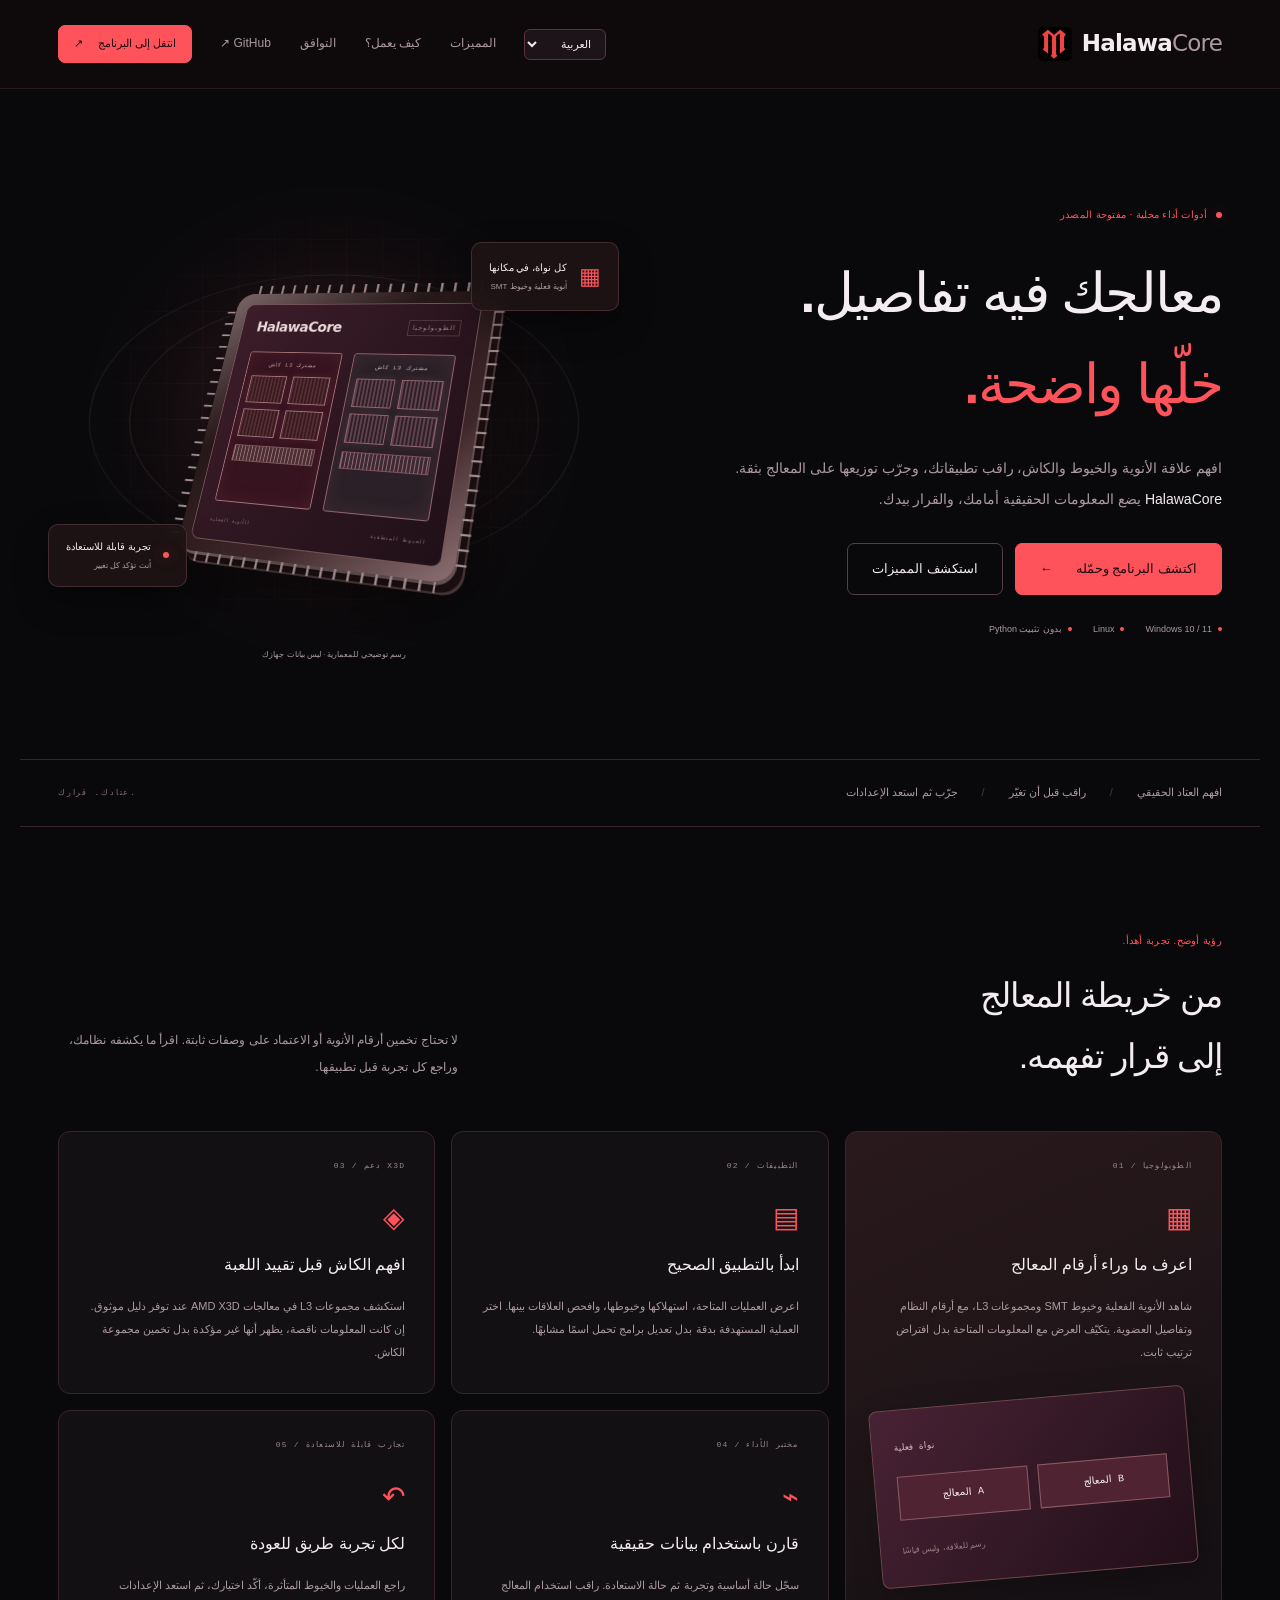
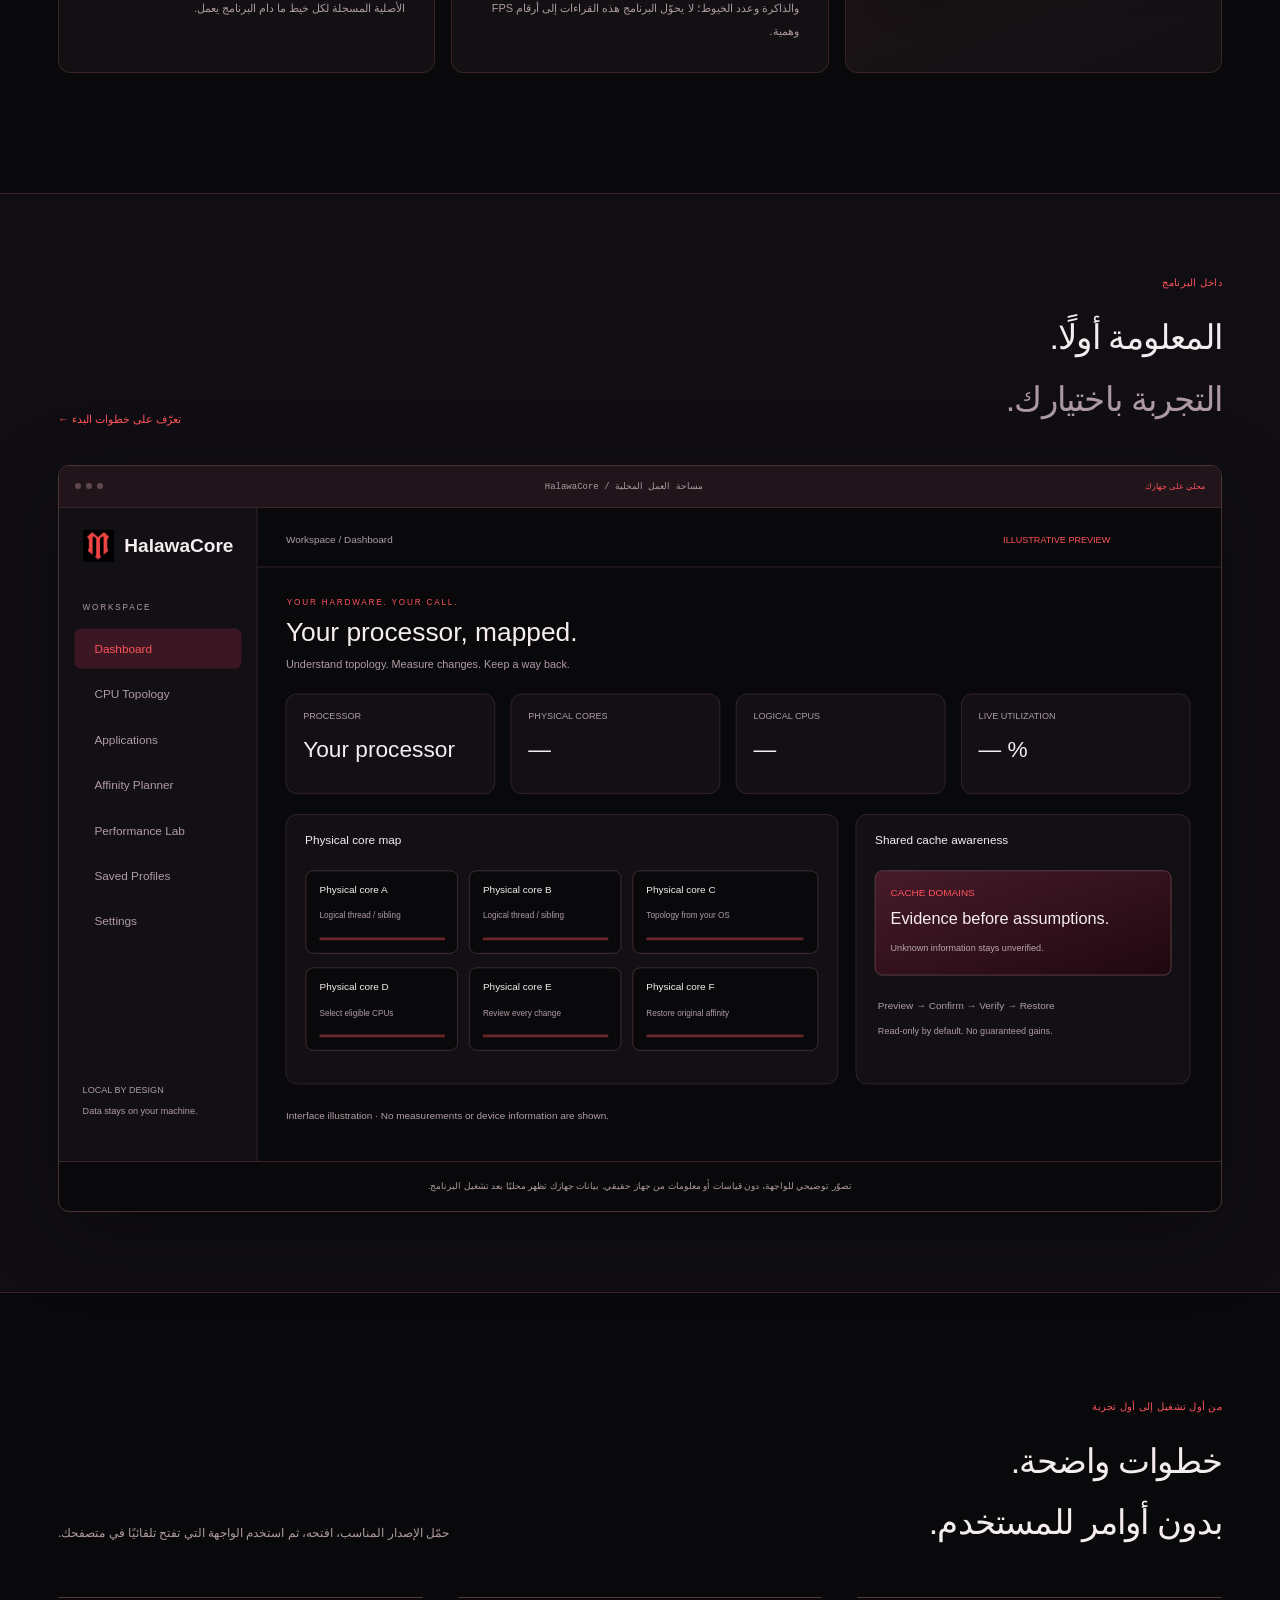
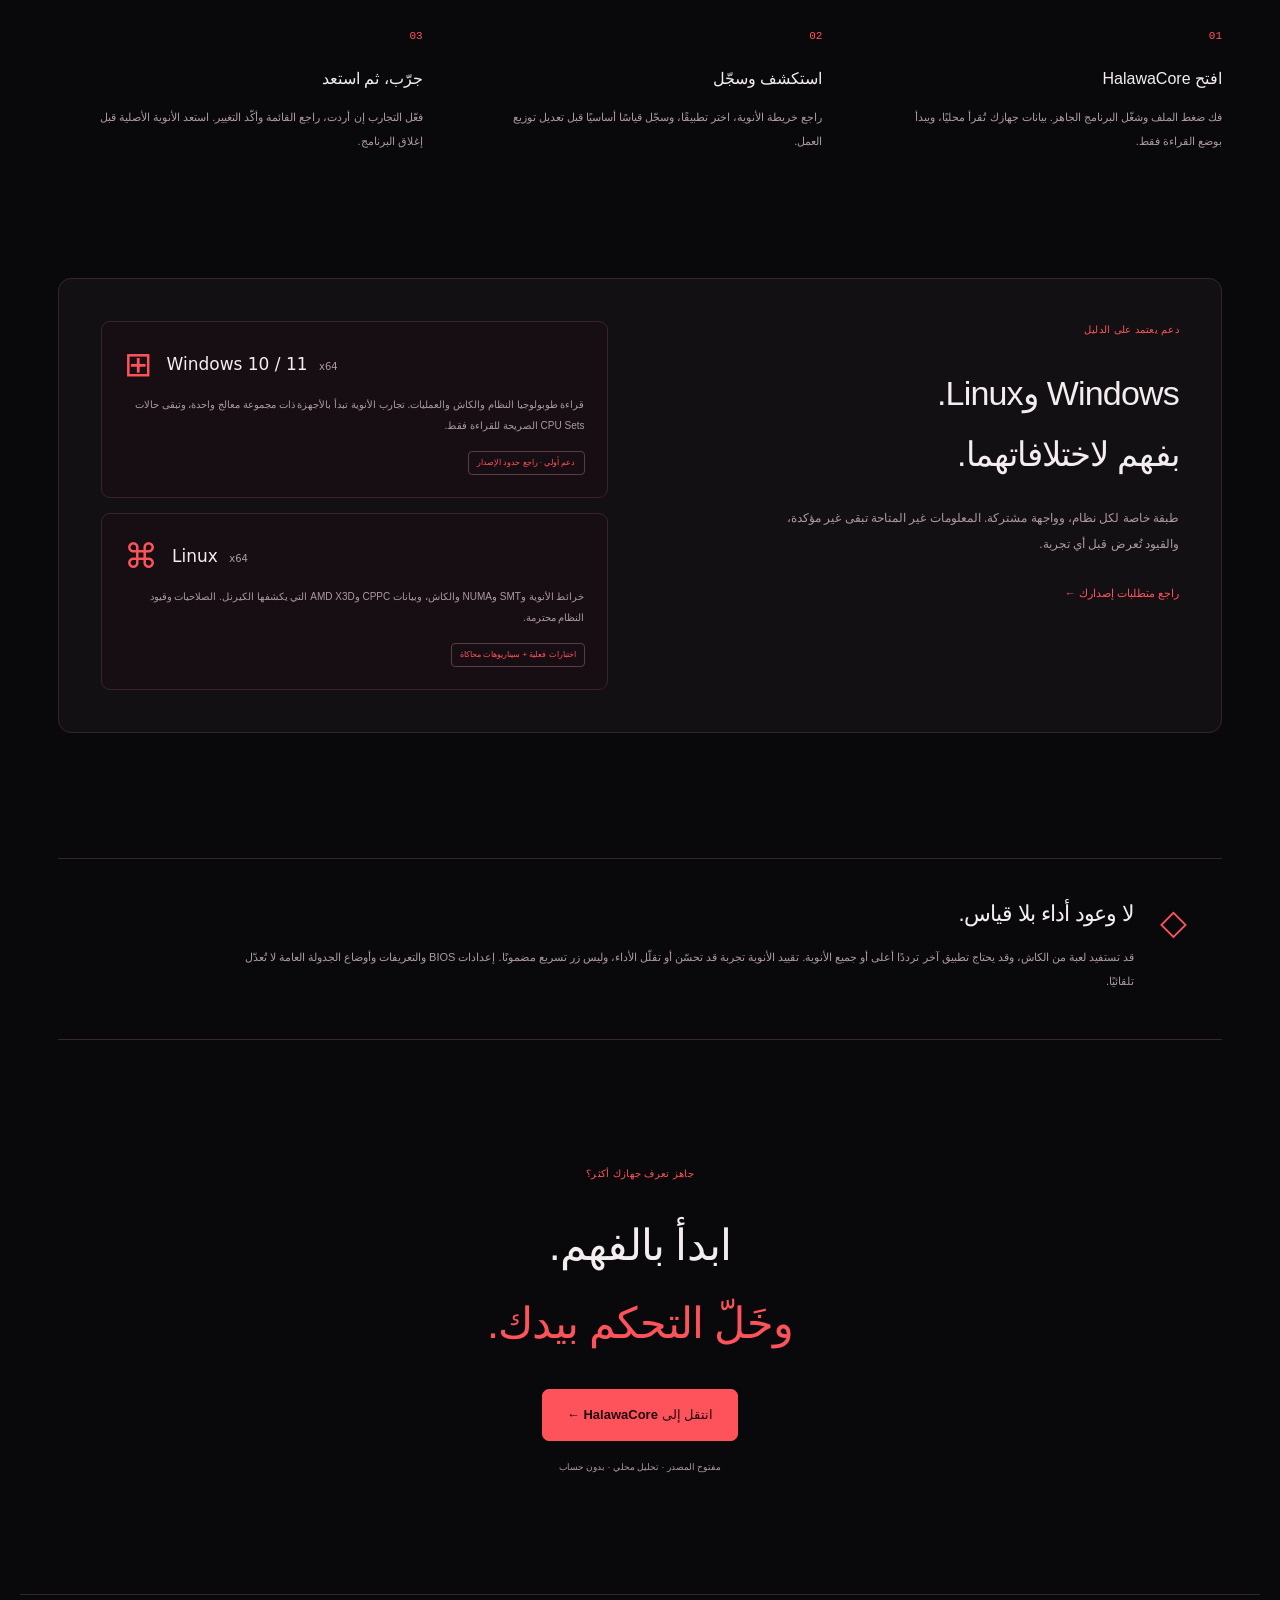
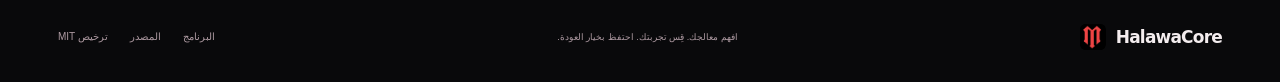
<file: index.html>
<!doctype html><html lang="ar" dir="rtl"><head><meta charset="utf-8"><meta name="viewport" content="width=device-width,initial-scale=1"><title>HalawaCore</title><script>const target=new URL('site/',location.href);target.search=location.search;target.hash=location.hash;location.replace(target.href);</script><meta http-equiv="refresh" content="0;url=site/"></head><body><p><a href="site/">فتح HalawaCore · Open HalawaCore</a></p></body></html>
</file>
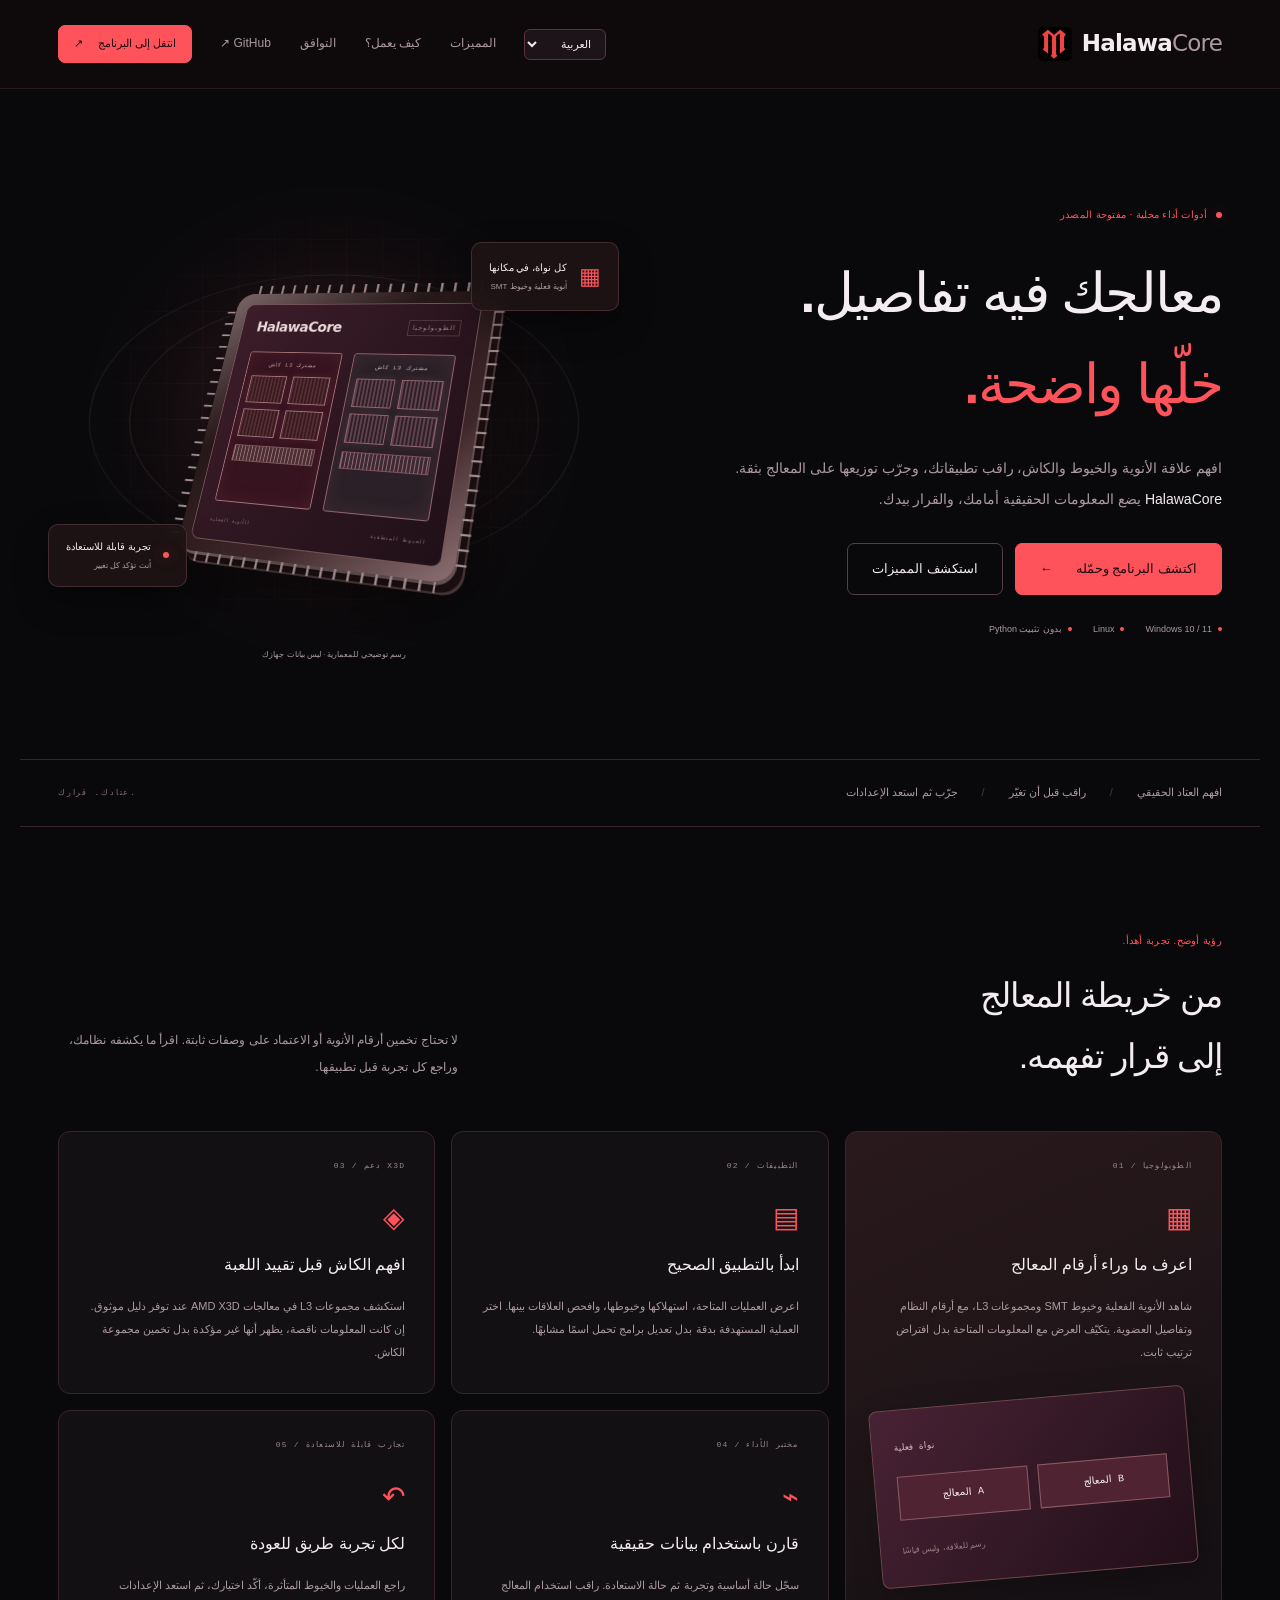
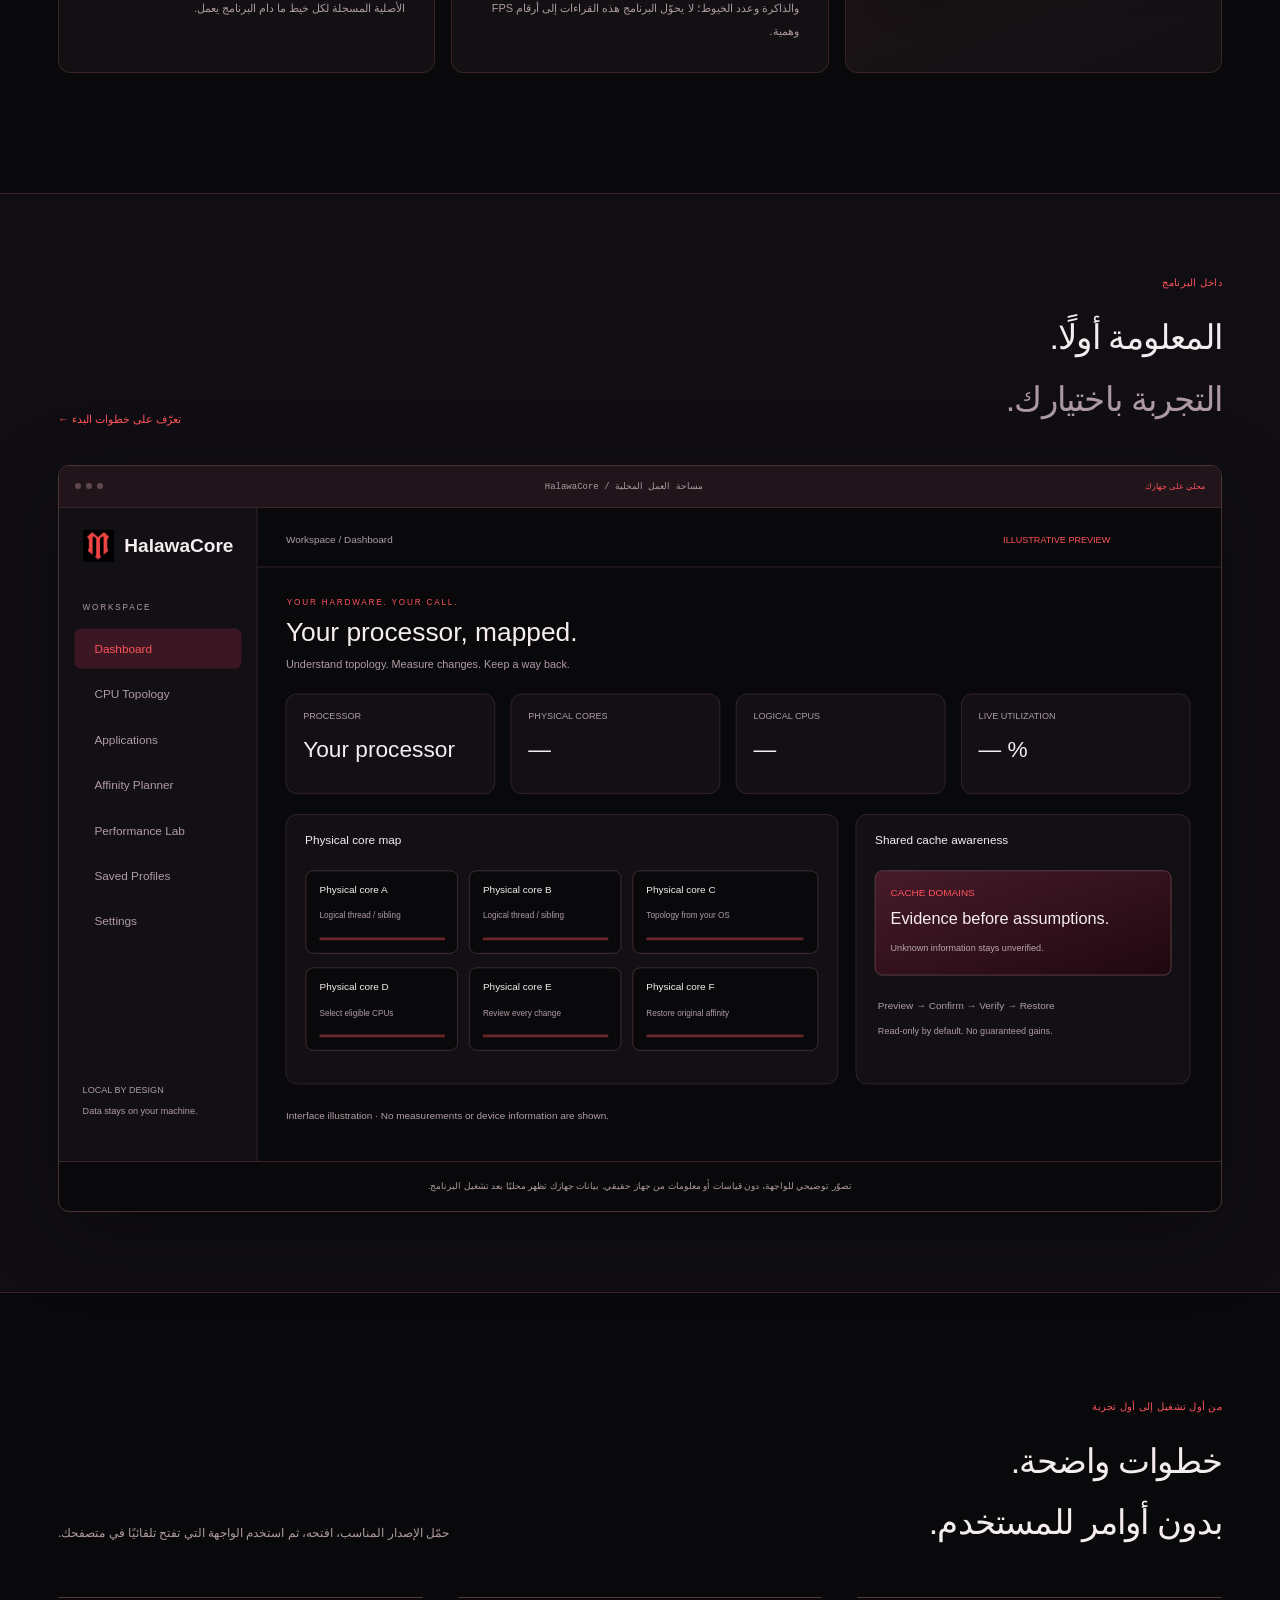
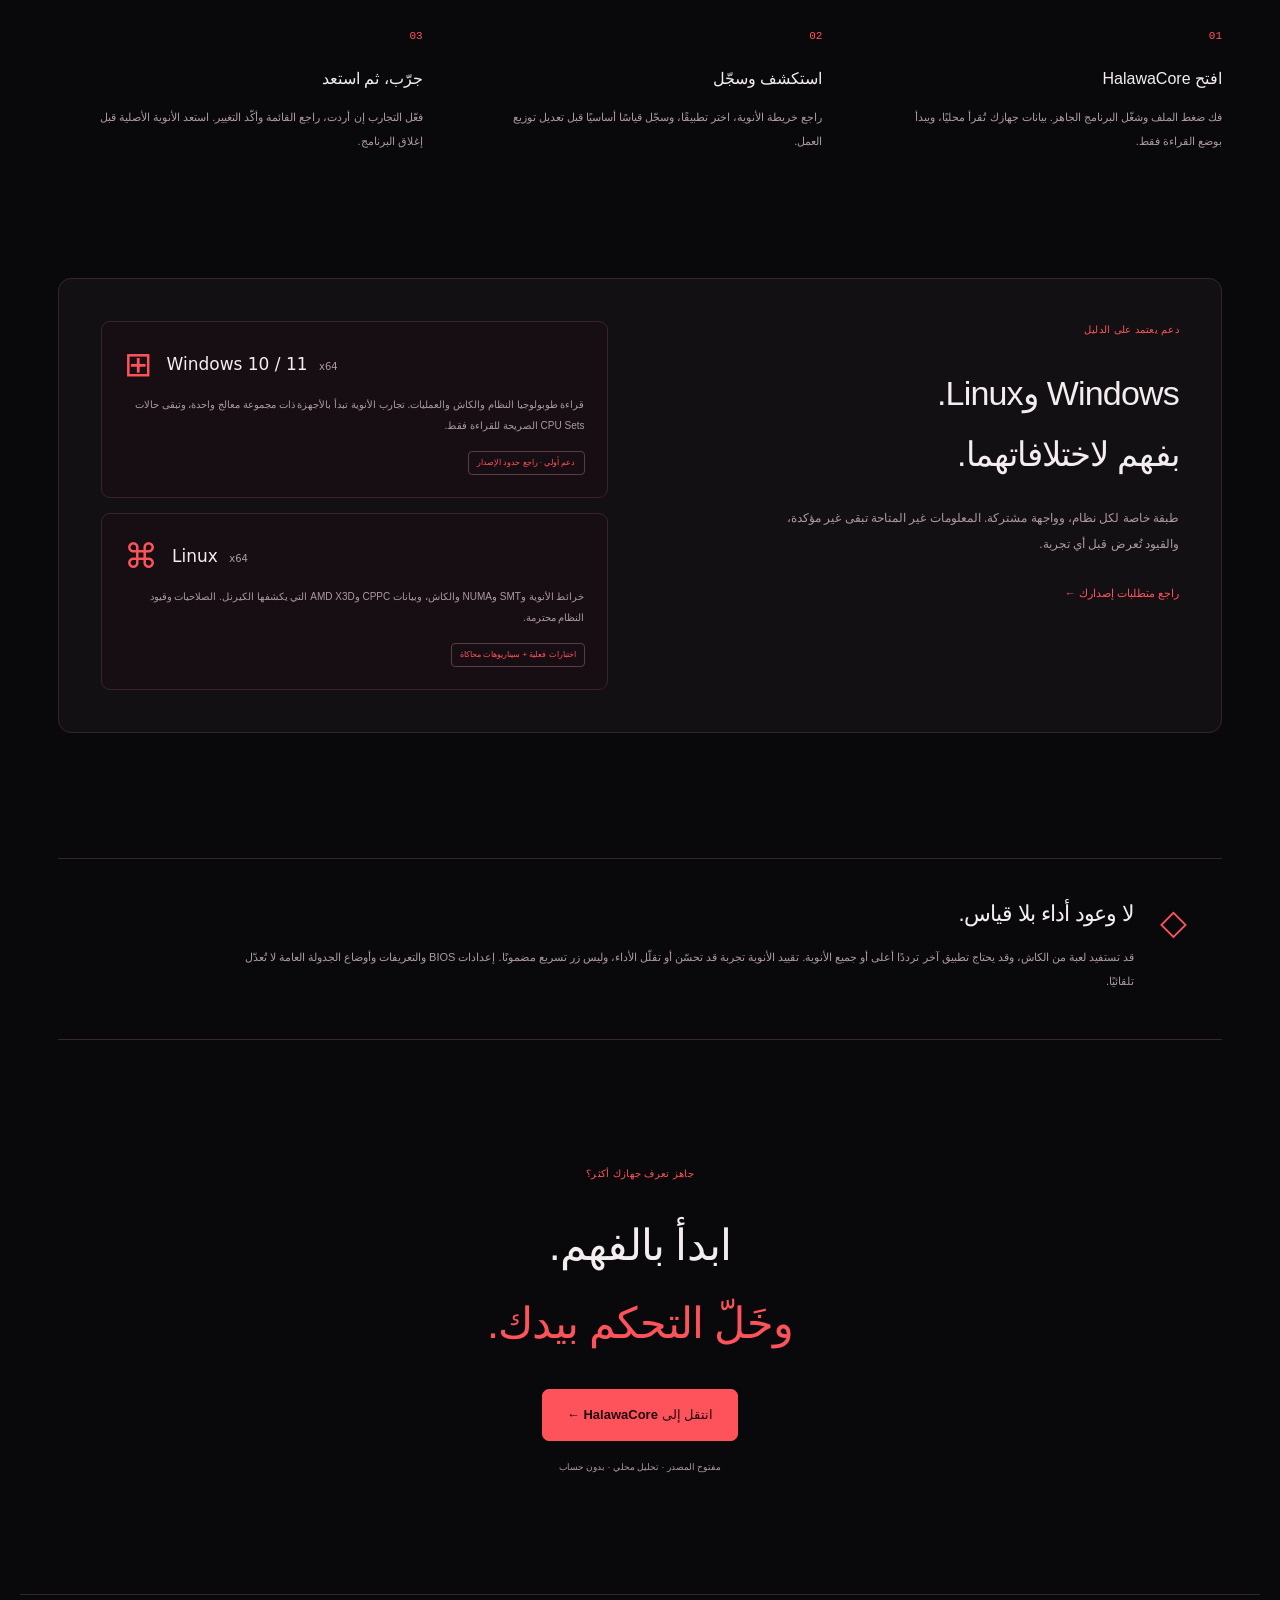
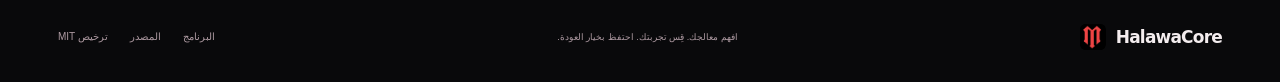
<file: site/index.html>
<!doctype html>
<html lang="ar" dir="rtl">
<head>
  <meta charset="utf-8"><meta name="viewport" content="width=device-width,initial-scale=1">
  <meta name="description" content="HalawaCore يساعدك على فهم أنوية معالجك، اكتشاف الكاش المشترك، وتجربة توزيع التطبيقات بأمان على Windows وLinux.">
  <meta name="theme-color" content="#09090b"><title>HalawaCore — اعرف معالجك، وتحكّم بتجربتك</title>
  <link rel="icon" href="assets/brand-logo.png" type="image/png"><link rel="stylesheet" href="assets/site.css">
  <script type="module" src="assets/site.js"></script>
<link rel="stylesheet" href="assets/brand.css"></head>
<body>
<a class="skip" href="#main">تجاوز إلى المحتوى</a>
<header class="nav-wrap"><nav class="nav container" aria-label="التنقل الرئيسي"><a class="logo" href="./" dir="ltr"><img src="assets/brand-logo.png" width="34" height="34" alt="شعار M — HalawaCore"><span>Halawa<span class="logo-core">Core</span></span></a><div class="site-language"><select data-site-language data-no-i18n aria-label="لغة الموقع"><option value="ar">العربية</option><option value="en">English</option></select></div><div class="nav-links"><a href="#features">المميزات</a><a href="#workflow">كيف يعمل؟</a><a href="#compatibility">التوافق</a><a href="https://github.com/MOOODEGRX-nah/HalawaCore" target="_blank" rel="noopener">GitHub ↗</a></div><a class="button small" href="app.html">انتقل إلى البرنامج <span>↗</span></a></nav></header>
<main id="main">
  <section class="hero container">
    <div class="hero-copy"><div class="eyebrow"><span class="signal"></span> أدوات أداء محلية · مفتوحة المصدر</div><h1>معالجك فيه تفاصيل.<br><span>خلّها واضحة.</span></h1><p class="hero-description">افهم علاقة الأنوية والخيوط والكاش، راقب تطبيقاتك، وجرّب توزيعها على المعالج بثقة. <b dir="ltr">HalawaCore</b> يضع المعلومات الحقيقية أمامك، والقرار بيدك.</p><div class="hero-actions"><a class="button" href="app.html">اكتشف البرنامج وحمّله <span>←</span></a><a class="button outline" href="#features">استكشف المميزات</a></div><div class="hero-meta"><span><i></i> Windows 10 / 11</span><span><i></i> Linux</span><span><i></i> بدون تثبيت Python</span></div></div>
    <div class="hardware-scene" aria-label="رسم توضيحي لمجموعات أنوية المعالج، وليس فحصًا لجهاز الزائر"><div class="scene-grid"></div><div class="orbit orbit-one"></div><div class="orbit orbit-two"></div><div class="chip"><div class="chip-pins pins-top"></div><div class="chip-pins pins-bottom"></div><div class="chip-pins pins-right"></div><div class="chip-pins pins-left"></div><div class="chip-inner"><div class="chip-top"><span dir="ltr">HalawaCore</span><span class="chip-tag">TOPOLOGY</span></div><div class="chip-domains"><div class="chip-domain mint"><span>SHARED L3</span><div class="mini-cores"><i></i><i></i><i></i><i></i></div><div class="cache-stripe"></div></div><div class="chip-domain blue"><span>SHARED L3</span><div class="mini-cores"><i></i><i></i><i></i><i></i></div><div class="cache-stripe"></div></div></div><div class="chip-bottom"><span>PHYSICAL CORES</span><span>LOGICAL THREADS</span></div></div></div><div class="floating-label label-one"><span class="label-icon">▦</span><div>كل نواة، في مكانها<small>أنوية فعلية وخيوط SMT</small></div></div><div class="floating-label label-two"><span class="signal"></span><div>تجربة قابلة للاستعادة<small>أنت تؤكد كل تغيير</small></div></div><p class="scene-caption">رسم توضيحي للمعمارية · ليس بيانات جهازك</p></div>
  </section>
  <div class="principles container"><span>افهم العتاد الحقيقي</span><span class="divider">/</span><span>راقب قبل أن تغيّر</span><span class="divider">/</span><span>جرّب ثم استعد الإعدادات</span><span class="principle-end" dir="ltr">YOUR HARDWARE. YOUR CALL.</span></div>
  <section class="section container" id="features"><div class="section-heading"><div><div class="eyebrow">رؤية أوضح. تجربة أهدأ.</div><h2>من خريطة المعالج<br>إلى قرار تفهمه.</h2></div><p>لا تحتاج تخمين أرقام الأنوية أو الاعتماد على وصفات ثابتة. اقرأ ما يكشفه نظامك، وراجع كل تجربة قبل تطبيقها.</p></div><div class="feature-grid"><article class="feature featured"><div class="feature-number">01 / TOPOLOGY</div><div class="feature-icon">▦</div><h3>اعرف ما وراء أرقام المعالج</h3><p>شاهد الأنوية الفعلية وخيوط SMT ومجموعات L3، مع أرقام النظام وتفاصيل العضوية. يتكيّف العرض مع المعلومات المتاحة بدل افتراض ترتيب ثابت.</p><div class="illustration"><span>Physical core</span><div><b>CPU A</b><b>CPU B</b></div><small>رسم للعلاقة، وليس قياسًا</small></div></article><article class="feature"><div class="feature-number">02 / APPLICATIONS</div><div class="feature-icon">▤</div><h3>ابدأ بالتطبيق الصحيح</h3><p>اعرض العمليات المتاحة، استهلاكها وخيوطها، وافحص العلاقات بينها. اختر العملية المستهدفة بدقة بدل تعديل برامج تحمل اسمًا مشابهًا.</p></article><article class="feature"><div class="feature-number">03 / X3D AWARENESS</div><div class="feature-icon">◈</div><h3>افهم الكاش قبل تقييد اللعبة</h3><p>استكشف مجموعات L3 في معالجات AMD X3D عند توفر دليل موثوق. إن كانت المعلومات ناقصة، يظهر أنها غير مؤكدة بدل تخمين مجموعة الكاش.</p></article><article class="feature"><div class="feature-number">04 / PERFORMANCE LAB</div><div class="feature-icon">⌁</div><h3>قارن باستخدام بيانات حقيقية</h3><p>سجّل حالة أساسية وتجربة ثم حالة الاستعادة. راقب استخدام المعالج والذاكرة وعدد الخيوط؛ لا يحوّل البرنامج هذه القراءات إلى أرقام FPS وهمية.</p></article><article class="feature"><div class="feature-number">05 / REVERSIBLE EXPERIMENTS</div><div class="feature-icon">↶</div><h3>لكل تجربة طريق للعودة</h3><p>راجع العمليات والخيوط المتأثرة، أكّد اختيارك، ثم استعد الإعدادات الأصلية المسجلة لكل خيط ما دام البرنامج يعمل.</p></article></div></section>
  <section class="section showcase-section"><div class="container"><div class="showcase-heading"><div><div class="eyebrow">داخل البرنامج</div><h2>المعلومة أولًا.<br><span class="muted">التجربة باختيارك.</span></h2></div><a class="text-link" href="app.html">تعرّف على خطوات البدء ←</a></div><figure class="app-showcase"><div class="window-chrome"><div><i></i><i></i><i></i></div><span dir="ltr">HalawaCore / Local workspace</span><span class="window-status">محلي على جهازك</span></div><img src="assets/workspace.svg" width="1265" height="712" loading="lazy" alt="رسم توضيحي لواجهة HalawaCore، دون بيانات جهاز حقيقي"><figcaption>تصوّر توضيحي للواجهة، دون قياسات أو معلومات من جهاز حقيقي. بيانات جهازك تظهر محليًا بعد تشغيل البرنامج.</figcaption></figure></div></section>
  <section class="section container" id="workflow"><div class="section-heading"><div><div class="eyebrow">من أول تشغيل إلى أول تجربة</div><h2>خطوات واضحة.<br>بدون أوامر للمستخدم.</h2></div><p>حمّل الإصدار المناسب، افتحه، ثم استخدم الواجهة التي تفتح تلقائيًا في متصفحك.</p></div><div class="steps"><article><span>01</span><h3>افتح HalawaCore</h3><p>فك ضغط الملف وشغّل البرنامج الجاهز. بيانات جهازك تُقرأ محليًا، ويبدأ بوضع القراءة فقط.</p></article><article><span>02</span><h3>استكشف وسجّل</h3><p>راجع خريطة الأنوية، اختر تطبيقًا، وسجّل قياسًا أساسيًا قبل تعديل توزيع العمل.</p></article><article><span>03</span><h3>جرّب، ثم استعد</h3><p>فعّل التجارب إن أردت، راجع القائمة وأكّد التغيير. استعد الأنوية الأصلية قبل إغلاق البرنامج.</p></article></div></section>
  <section class="section container" id="compatibility"><div class="compatibility"><div class="compat-copy"><div class="eyebrow">دعم يعتمد على الدليل</div><h2>Windows وLinux.<br>بفهم لاختلافاتهما.</h2><p>طبقة خاصة لكل نظام، وواجهة مشتركة. المعلومات غير المتاحة تبقى غير مؤكدة، والقيود تُعرض قبل أي تجربة.</p><a class="text-link" href="app.html#compatibility">راجع متطلبات إصدارك ←</a></div><div class="os-cards"><article><div class="os-heading"><span class="os-icon">⊞</span><h3>Windows 10 / 11 <small>x64</small></h3></div><p>قراءة طوبولوجيا النظام والكاش والعمليات. تجارب الأنوية تبدأ بالأجهزة ذات مجموعة معالج واحدة، وتبقى حالات CPU Sets الصريحة للقراءة فقط.</p><span class="status-badge">دعم أولي · راجع حدود الإصدار</span></article><article><div class="os-heading"><span class="os-icon">⌘</span><h3>Linux <small>x64</small></h3></div><p>خرائط الأنوية وSMT وNUMA والكاش، وبيانات CPPC وAMD X3D التي يكشفها الكيرنل. الصلاحيات وقيود النظام محترمة.</p><span class="status-badge">اختبارات فعلية + سيناريوهات محاكاة</span></article></div></div></section>
  <section class="section container"><div class="trust-strip"><div class="trust-icon">◇</div><div><h2>لا وعود أداء بلا قياس.</h2><p>قد تستفيد لعبة من الكاش، وقد يحتاج تطبيق آخر ترددًا أعلى أو جميع الأنوية. تقييد الأنوية تجربة قد تحسّن أو تقلّل الأداء، وليس زر تسريع مضمونًا. إعدادات BIOS والتعريفات وأوضاع الجدولة العامة لا تُعدّل تلقائيًا.</p></div></div></section>
  <section class="container final-cta"><div class="eyebrow">جاهز تعرف جهازك أكثر؟</div><h2>ابدأ بالفهم.<br><span>وخَلّ التحكم بيدك.</span></h2><a class="button" href="app.html">انتقل إلى HalawaCore ←</a><p>مفتوح المصدر · تحليل محلي · بدون حساب</p></section>
</main>
<footer class="footer container"><a class="logo" href="./" dir="ltr"><img src="assets/brand-logo.png" width="26" height="26" alt="شعار M — HalawaCore"><span>HalawaCore</span></a><p>افهم معالجك. قِس تجربتك. احتفظ بخيار العودة.</p><div><a href="app.html">البرنامج</a><a href="https://github.com/MOOODEGRX-nah/HalawaCore">المصدر</a><a href="https://github.com/MOOODEGRX-nah/HalawaCore/blob/main/LICENSE">MIT License</a></div></footer>
</body></html>
</file>
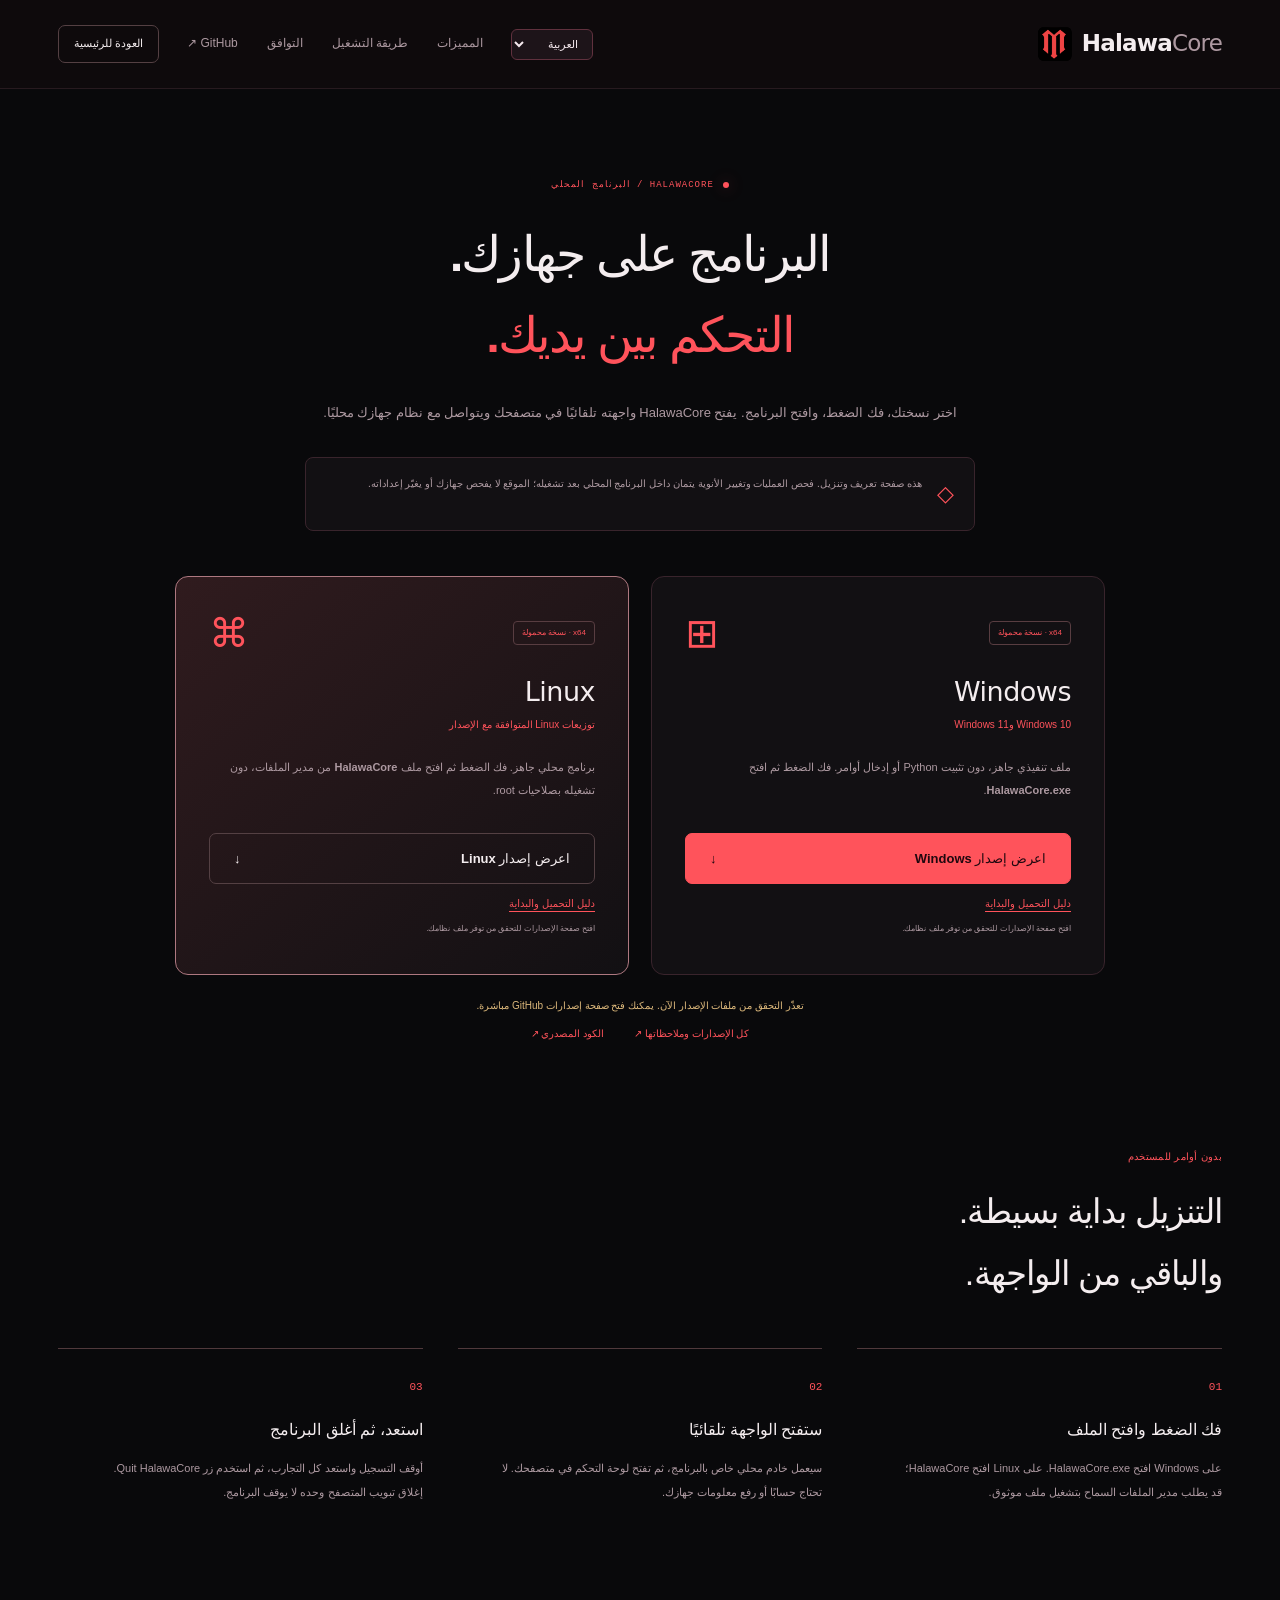
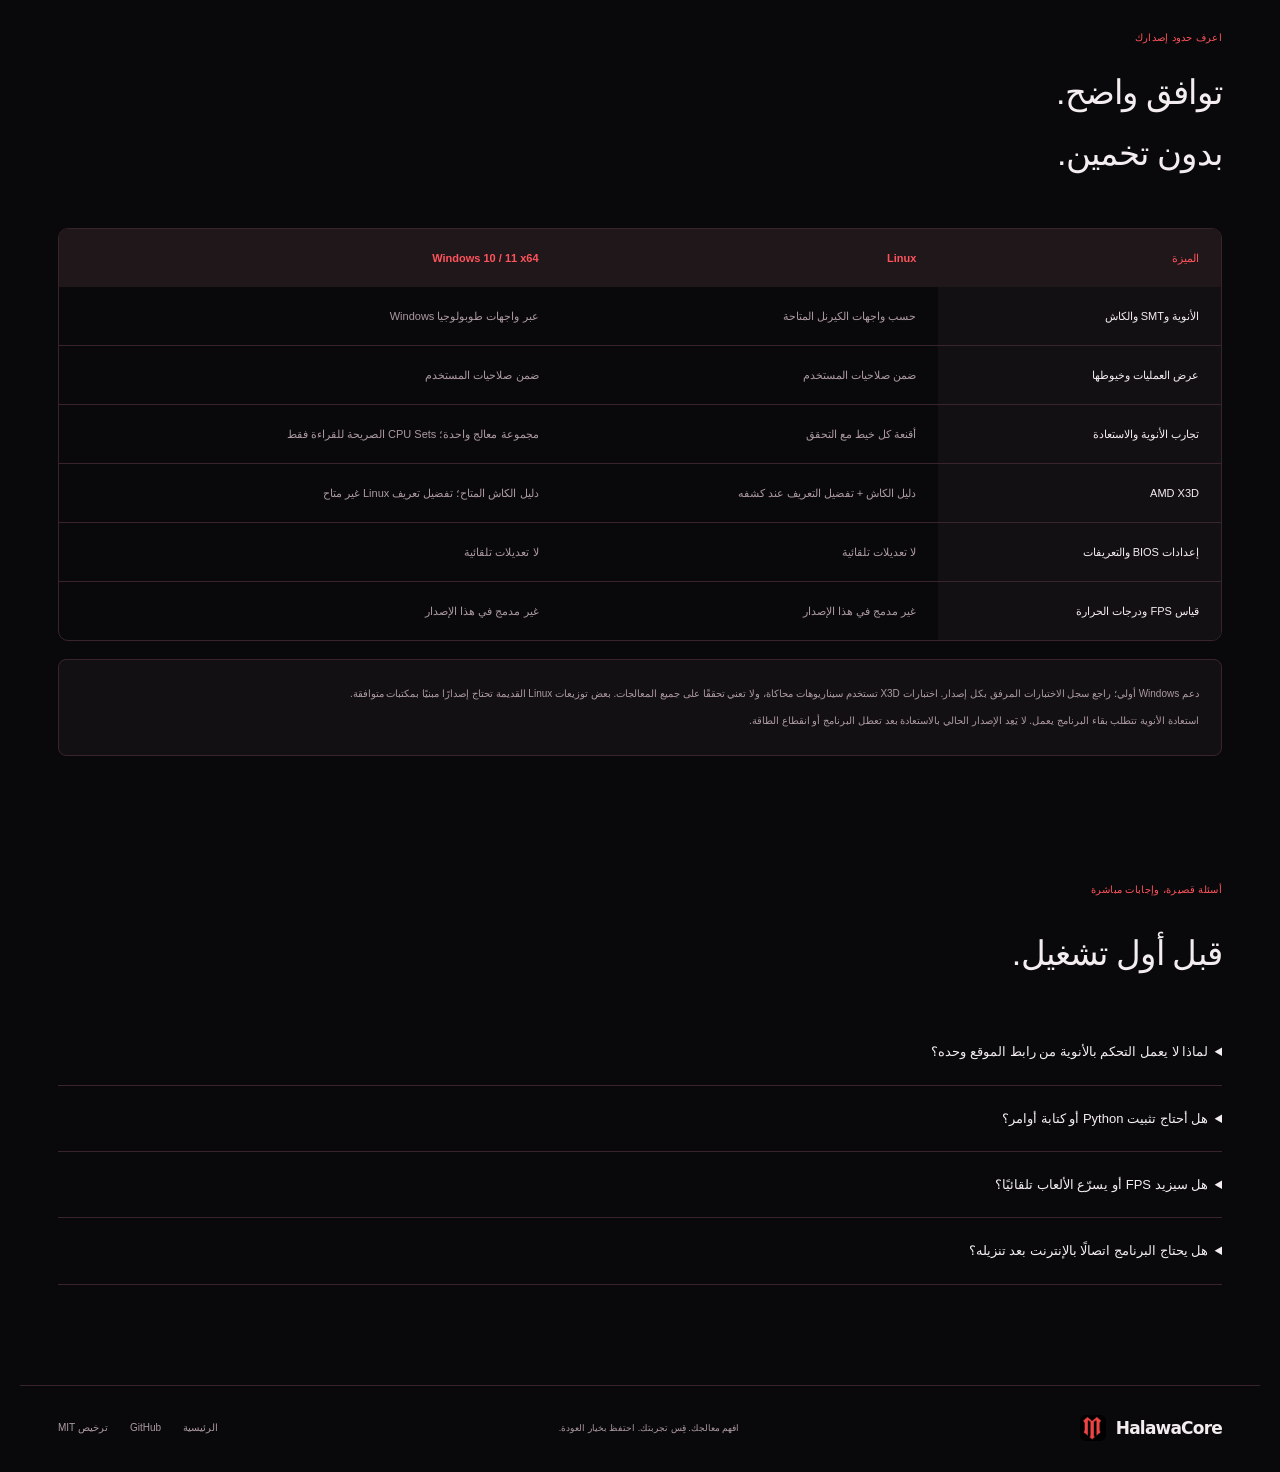
<file: app.html>
<!doctype html><html lang="ar" dir="rtl"><head><meta charset="utf-8"><meta name="viewport" content="width=device-width,initial-scale=1"><title>HalawaCore</title><script>const target=new URL('site/app.html',location.href);target.search=location.search;target.hash=location.hash;location.replace(target.href);</script><meta http-equiv="refresh" content="0;url=site/app.html"></head><body><p><a href="site/app.html">فتح HalawaCore · Open HalawaCore</a></p></body></html>
</file>
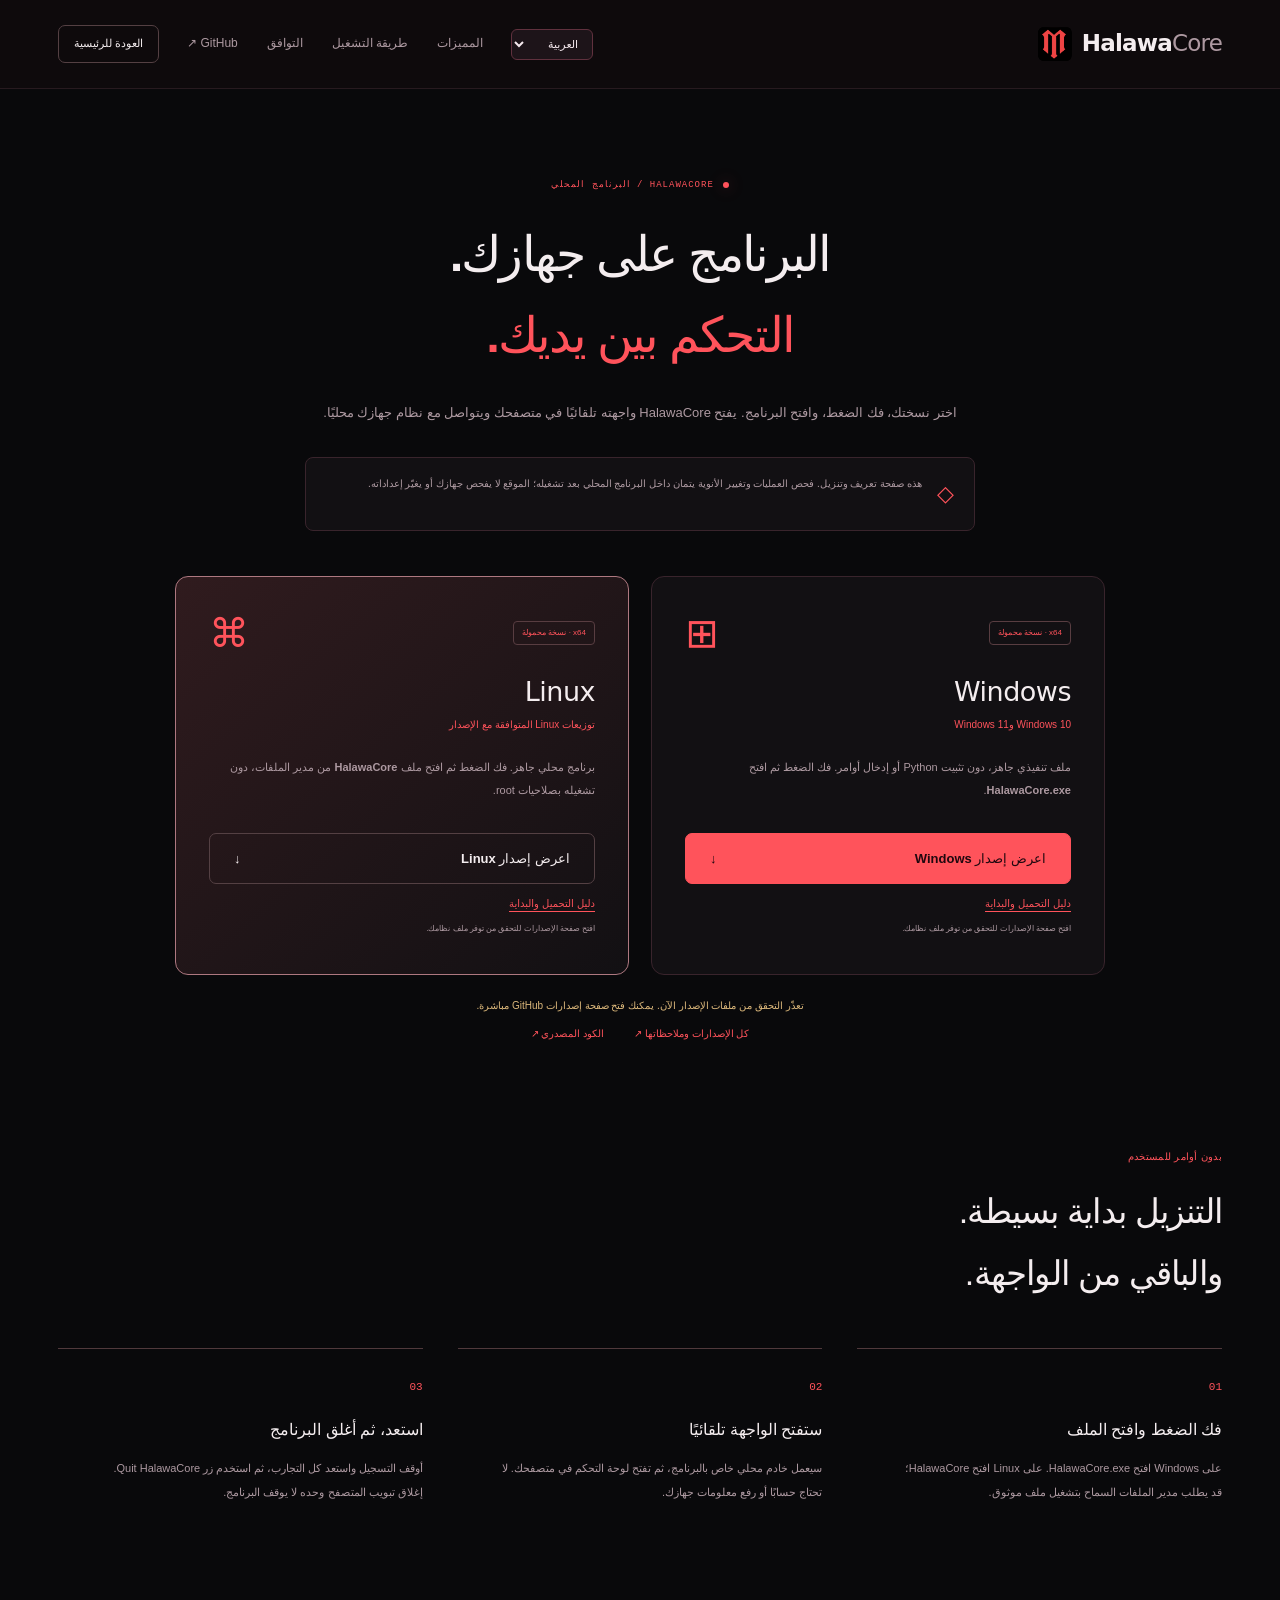
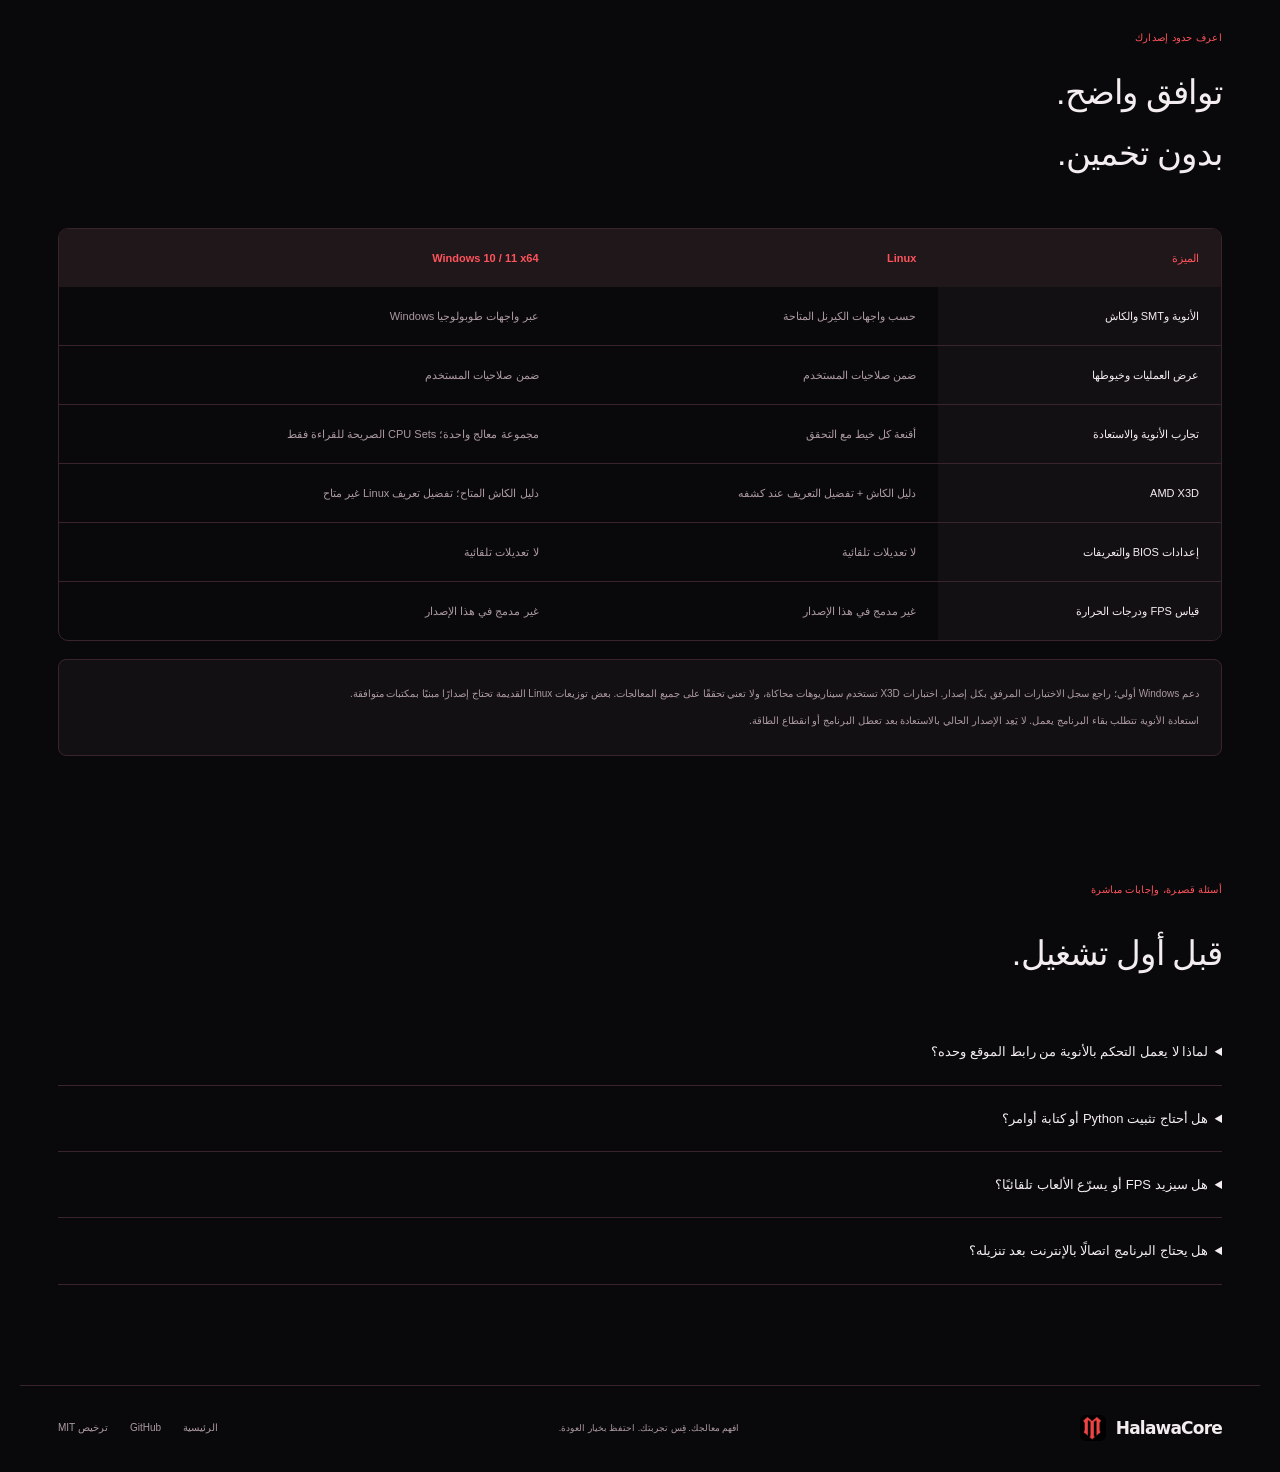
<file: site/app.html>
<!doctype html><html lang="ar" dir="rtl"><head><meta charset="utf-8"><meta name="viewport" content="width=device-width,initial-scale=1"><meta name="theme-color" content="#09090b"><meta name="description" content="تحميل HalawaCore لنظام Windows أو Linux، وخطوات تشغيله محليًا بدون أوامر أو تثبيت Python."><title>HalawaCore — البرنامج والتنزيل</title><link rel="icon" href="assets/brand-logo.png" type="image/png"><link rel="stylesheet" href="assets/site.css"><script type="module" src="assets/site.js"></script><link rel="stylesheet" href="assets/brand.css"></head><body><a class="skip" href="#main">تجاوز إلى المحتوى</a><header class="nav-wrap"><nav class="nav container" aria-label="التنقل الرئيسي"><a class="logo" href="./" dir="ltr"><img src="assets/brand-logo.png" width="34" height="34" alt="شعار M — HalawaCore"><span>Halawa<span class="logo-core">Core</span></span></a><div class="site-language"><select data-site-language data-no-i18n aria-label="لغة الموقع"><option value="ar">العربية</option><option value="en">English</option></select></div><div class="nav-links"><a href="index.html#features">المميزات</a><a href="#start">طريقة التشغيل</a><a href="#compatibility">التوافق</a><a href="https://github.com/MOOODEGRX-nah/HalawaCore">GitHub ↗</a></div><a class="button small outline" href="./">العودة للرئيسية</a></nav></header><main id="main"><section class="download-intro container"><div class="eyebrow"><span class="signal"></span> HALAWACORE / DESKTOP</div><h1>البرنامج على جهازك.<br><span>التحكم بين يديك.</span></h1><p>اختر نسختك، فك الضغط، وافتح البرنامج. يفتح HalawaCore واجهته تلقائيًا في متصفحك ويتواصل مع نظام جهازك محليًا.</p><div class="local-explanation"><span>◇</span><p>هذه صفحة تعريف وتنزيل. فحص العمليات وتغيير الأنوية يتمان داخل البرنامج المحلي بعد تشغيله؛ الموقع لا يفحص جهازك أو يغيّر إعداداته.</p></div></section><section class="container" id="downloads"><div class="download-grid"><article class="download-card" data-platform="windows"><div class="download-card-head"><span class="os-icon">⊞</span><span class="status-badge">PORTABLE · x64</span></div><h2>Windows</h2><p class="os-version">Windows 10 وWindows 11</p><p>ملف تنفيذي جاهز، دون تثبيت Python أو إدخال أوامر. فك الضغط ثم افتح <b dir="ltr">HalawaCore.exe</b>.</p><a class="button download-button" data-download="HalawaCore-Windows-x64.zip" href="https://github.com/MOOODEGRX-nah/HalawaCore/releases/latest">اعرض إصدار Windows <span>↓</span></a><button type="button" data-show-download-guide class="guide-link">دليل التحميل والبداية</button><p class="download-detail" data-detail="windows">جارٍ التحقق من الإصدار المنشور…</p></article><article class="download-card" data-platform="linux"><div class="download-card-head"><span class="os-icon">⌘</span><span class="status-badge">PORTABLE · x64</span></div><h2>Linux</h2><p class="os-version">توزيعات Linux المتوافقة مع الإصدار</p><p>برنامج محلي جاهز. فك الضغط ثم افتح ملف <b dir="ltr">HalawaCore</b> من مدير الملفات، دون تشغيله بصلاحيات root.</p><a class="button outline download-button" data-download="HalawaCore-Linux-x64.tar.gz" href="https://github.com/MOOODEGRX-nah/HalawaCore/releases/latest">اعرض إصدار Linux <span>↓</span></a><button type="button" data-show-download-guide class="guide-link">دليل التحميل والبداية</button><p class="download-detail" data-detail="linux">جارٍ التحقق من الإصدار المنشور…</p></article></div><p id="release-status" class="release-status" aria-live="polite">الملفات متاحة عبر إصدارات GitHub الرسمية للمشروع.</p><div class="release-links"><a href="https://github.com/MOOODEGRX-nah/HalawaCore/releases">كل الإصدارات وملاحظاتها ↗</a><a href="https://github.com/MOOODEGRX-nah/HalawaCore">الكود المصدري ↗</a></div></section><section class="section container" id="start"><div class="section-heading"><div><div class="eyebrow">بدون أوامر للمستخدم</div><h2>التنزيل بداية بسيطة.<br>والباقي من الواجهة.</h2></div></div><div class="steps"><article><span>01</span><h3>فك الضغط وافتح الملف</h3><p>على Windows افتح HalawaCore.exe. على Linux افتح HalawaCore؛ قد يطلب مدير الملفات السماح بتشغيل ملف موثوق.</p></article><article><span>02</span><h3>ستفتح الواجهة تلقائيًا</h3><p>سيعمل خادم محلي خاص بالبرنامج، ثم تفتح لوحة التحكم في متصفحك. لا تحتاج حسابًا أو رفع معلومات جهازك.</p></article><article><span>03</span><h3>استعد، ثم أغلق البرنامج</h3><p>أوقف التسجيل واستعد كل التجارب، ثم استخدم زر Quit HalawaCore. إغلاق تبويب المتصفح وحده لا يوقف البرنامج.</p></article></div></section><section class="section container" id="compatibility"><div class="section-heading"><div><div class="eyebrow">اعرف حدود إصدارك</div><h2>توافق واضح.<br>بدون تخمين.</h2></div></div><div class="compat-table-wrap"><table class="compat-table"><thead><tr><th>الميزة</th><th>Linux</th><th>Windows 10 / 11 x64</th></tr></thead><tbody><tr><th>الأنوية وSMT والكاش</th><td>حسب واجهات الكيرنل المتاحة</td><td>عبر واجهات طوبولوجيا Windows</td></tr><tr><th>عرض العمليات وخيوطها</th><td>ضمن صلاحيات المستخدم</td><td>ضمن صلاحيات المستخدم</td></tr><tr><th>تجارب الأنوية والاستعادة</th><td>أقنعة كل خيط مع التحقق</td><td>مجموعة معالج واحدة؛ CPU Sets الصريحة للقراءة فقط</td></tr><tr><th>AMD X3D</th><td>دليل الكاش + تفضيل التعريف عند كشفه</td><td>دليل الكاش المتاح؛ تفضيل تعريف Linux غير متاح</td></tr><tr><th>إعدادات BIOS والتعريفات</th><td>لا تعديلات تلقائية</td><td>لا تعديلات تلقائية</td></tr><tr><th>قياس FPS ودرجات الحرارة</th><td>غير مدمج في هذا الإصدار</td><td>غير مدمج في هذا الإصدار</td></tr></tbody></table></div><div class="compat-note"><p>دعم Windows أولي؛ راجع سجل الاختبارات المرفق بكل إصدار. اختبارات X3D تستخدم سيناريوهات محاكاة، ولا تعني تحققًا على جميع المعالجات. بعض توزيعات Linux القديمة تحتاج إصدارًا مبنيًا بمكتبات متوافقة.</p><p>استعادة الأنوية تتطلب بقاء البرنامج يعمل. لا يَعِد الإصدار الحالي بالاستعادة بعد تعطل البرنامج أو انقطاع الطاقة.</p></div></section><section class="section container faq-section"><div class="eyebrow">أسئلة قصيرة، وإجابات مباشرة</div><h2>قبل أول تشغيل.</h2><details><summary>لماذا لا يعمل التحكم بالأنوية من رابط الموقع وحده؟</summary><p>المتصفح لا يمنح صفحات الويب صلاحية إدارة عمليات جهازك. لذلك يعمل الفحص والتغيير داخل البرنامج المحلي، بينما يشرح الموقع طريقة استخدامه ويوفّر التنزيل.</p></details><details><summary>هل أحتاج تثبيت Python أو كتابة أوامر؟</summary><p>لا عند تنزيل الإصدار التنفيذي المناسب. يحتوي الملف على ما يحتاجه البرنامج. تعليمات Python في المستودع مخصصة للمطورين وبناء البرنامج من المصدر.</p></details><details><summary>هل سيزيد FPS أو يسرّع الألعاب تلقائيًا؟</summary><p>لا توجد زيادة مضمونة. يبدأ البرنامج بوضع القراءة فقط، وقد تؤثر تجارب الأنوية إيجابًا أو سلبًا. قارن نتائج حقيقية، واترك المجدول بإعداداته الافتراضية عندما لا يتوفر سبب واضح للتغيير.</p></details><details><summary>هل يحتاج البرنامج اتصالًا بالإنترنت بعد تنزيله؟</summary><p>التحليل المحلي والواجهة لا يعتمدان على خدمة سحابية. الاتصال مطلوب لتنزيل الإصدار أو زيارة مستودع المشروع، وليس لإرسال معلومات العمليات.</p></details></section></main><footer class="footer container"><a class="logo" href="./" dir="ltr"><img src="assets/brand-logo.png" width="26" height="26" alt="شعار M — HalawaCore"><span>HalawaCore</span></a><p>افهم معالجك. قِس تجربتك. احتفظ بخيار العودة.</p><div><a href="./">الرئيسية</a><a href="https://github.com/MOOODEGRX-nah/HalawaCore">GitHub</a><a href="https://github.com/MOOODEGRX-nah/HalawaCore/blob/main/LICENSE">MIT License</a></div></footer></body></html>
</file>
<file: site/assets/site.css>
:root{--bg:#09090b;--surface:#121013;--elevated:#20171b;--line:#39242c;--text:#f4edef;--muted:#ad99a1;--mint:#ff535b;--ink:#20080f;--blue:#deacb3;color-scheme:dark;font-family:Tahoma,"Segoe UI",Arial,sans-serif;line-height:1.8;color:var(--text);background:var(--bg);font-synthesis:none}*{box-sizing:border-box}html{scroll-behavior:smooth;scroll-padding-top:100px}body{margin:0}a{color:inherit;text-decoration:none}button{font:inherit}a,button{-webkit-tap-highlight-color:transparent}a:focus-visible,button:focus-visible,summary:focus-visible{outline:2px solid var(--mint);outline-offset:5px}.skip{position:fixed;inset:10px auto auto 15px;transform:translateY(-250%);z-index:100;background:var(--mint);color:var(--ink);padding:10px}.skip:focus{right:auto;transform:translateY(0)}.container{max-width:1240px;padding:0 38px;margin:0 auto}.nav-wrap{position:sticky;top:0;background:#100b0ded;backdrop-filter:blur(18px);border-bottom:1px solid #39242c9c;z-index:50}.nav{height:88px;display:flex;align-items:center;justify-content:space-between;gap:28px}.logo{display:inline-flex;align-items:center;gap:10px;font-family:ui-sans-serif,system-ui,sans-serif;font-size:23px;font-weight:650;letter-spacing:-.8px;white-space:nowrap}.logo-core{font-weight:400;color:var(--muted)}.nav-links{display:flex;align-items:center;gap:29px;font-size:12px;color:var(--muted)}.nav-links a:hover,.text-link:hover,.footer a:hover{color:var(--mint)}.button{display:inline-flex;align-items:center;justify-content:center;gap:23px;background:var(--mint);border:1px solid var(--mint);padding:13px 24px;border-radius:7px;font-size:13px;font-weight:600;color:var(--ink);transition:transform .16s,background .16s}.button:hover{transform:translateY(-2px);background:#f2c5cc}.button.outline{background:transparent;border-color:#544043;color:var(--text)}.button.outline:hover{background:var(--elevated)}.button.small{padding:8px 15px;font-size:11px;gap:15px}.hero{display:grid;grid-template-columns:1.05fr 1fr;gap:32px;align-items:center;min-height:670px;padding-top:70px;padding-bottom:75px}.eyebrow{display:flex;align-items:center;gap:9px;color:var(--mint);font-size:10px;font-weight:500;letter-spacing:.3px;margin-bottom:24px}.signal{width:6px;height:6px;border-radius:50%;background:var(--mint);display:inline-block;box-shadow:0 0 15px #ff535b65;flex-shrink:0}.hero h1,.download-intro h1{font-size:clamp(36px,4.3vw,62px);line-height:1.65;letter-spacing:-1.9px;font-weight:650;margin:0 0 23px}.hero h1 span,.download-intro h1 span,.final-cta h2 span{color:var(--mint)}.hero-description{max-width:510px;color:var(--muted);font-size:14px;line-height:2.2;margin:0 0 29px}.hero-description b{font-weight:500;color:var(--text)}.hero-actions{display:flex;gap:12px;align-items:center;flex-wrap:wrap}.hero-meta{display:flex;gap:21px;font-size:9px;color:var(--muted);margin-top:26px;flex-wrap:wrap}.hero-meta span{display:flex;align-items:center;gap:6px}.hero-meta i{width:4px;height:4px;background:var(--mint);border-radius:50%}.hardware-scene{position:relative;height:510px;isolation:isolate;direction:ltr;display:grid;place-items:center}.scene-grid{position:absolute;inset:0;background:linear-gradient(#39242c60 1px,transparent 1px),linear-gradient(90deg,#39242c60 1px,transparent 1px);background-size:36px 36px;mask-image:radial-gradient(ellipse at center,black,transparent 70%);z-index:-2}.hardware-scene:before{content:"";position:absolute;inset:25%;background:#ff68772b;border-radius:50%;filter:blur(70px);z-index:-1}.orbit{position:absolute;border:1px solid #52363a70;border-radius:50%;width:410px;height:410px;transform:rotateX(53deg) rotateZ(-21deg)}.orbit-two{width:490px;height:490px;transform:rotateX(53deg) rotateZ(28deg);border-color:#2c404870}.chip{width:292px;height:292px;position:relative;border-radius:19px;background:linear-gradient(140deg,#7a6568,#261719 35%,#3d2629 70%,#8b6f73);padding:13px;box-shadow:18px 28px 60px #0008,2px 3px #9a7f83,8px 9px #271518,10px 11px #624c4f;transform:perspective(900px) rotateX(23deg) rotateY(-22deg) rotateZ(12deg);transition:transform .5s}.hardware-scene:hover .chip{transform:perspective(900px) rotateX(15deg) rotateY(-12deg) rotateZ(7deg)}.chip-inner{height:100%;background:linear-gradient(120deg,#3c1d2a,#201017);border:1px solid #775459;border-radius:9px;padding:17px;display:flex;flex-direction:column}.chip-top{display:flex;align-items:center;justify-content:space-between;font:600 16px system-ui,sans-serif;letter-spacing:-.6px;color:#e9d9db}.chip-tag{font:7px ui-monospace,monospace;letter-spacing:1px;color:#a0878b;border:1px solid #51383c;padding:4px}.chip-domains{display:grid;grid-template-columns:1fr 1fr;gap:13px;margin-top:20px;flex:1}.chip-domain{background:#35131f;border:1px solid #a5727a;border-radius:3px;padding:9px 7px;box-shadow:inset 0 0 20px #e07c8b1a}.chip-domain>span{display:block;text-align:center;font:6px ui-monospace,monospace;letter-spacing:1px;color:#ddb4ba;margin:1px 0 9px}.chip-domain.blue{background:#2b2027;border-color:#91656e}.chip-domain.blue>span{color:#debfc5}.mini-cores{display:grid;grid-template-columns:1fr 1fr;gap:7px}.mini-cores i{height:31px;border:1px solid #a47179;background:repeating-linear-gradient(90deg,#572d33 0px,#572d33 2px,#341b1f 2px,#341b1f 4px);box-shadow:0 0 10px #df889520}.blue .mini-cores i{border-color:#91656e;background:repeating-linear-gradient(90deg,#61414c 0px,#61414c 2px,#2c2028 2px,#2c2028 4px)}.cache-stripe{height:18px;margin-top:9px;background:repeating-linear-gradient(90deg,#99747a 0px,#99747a 1px,#4b2e32 1px,#4b2e32 4px);border:1px solid #7d545a}.blue .cache-stripe{background:repeating-linear-gradient(90deg,#936c77 0px,#936c77 1px,#3d2932 1px,#3d2932 4px);border-color:#80515f}.chip-bottom{display:flex;justify-content:space-between;font:5px ui-monospace,monospace;letter-spacing:1px;color:#91797d;margin-top:16px}.chip-pins{position:absolute;background:repeating-linear-gradient(90deg,transparent 0px,transparent 8px,#81696d 8px,#af999c 10px,transparent 11px,transparent 14px);height:10px;width:90%;left:5%}.pins-top{top:-10px}.pins-bottom{bottom:-10px}.pins-left{transform:rotate(90deg);left:-47%;top:48%}.pins-right{transform:rotate(90deg);left:57%;top:48%}.floating-label{position:absolute;display:flex;align-items:center;gap:12px;direction:rtl;padding:13px 17px;border:1px solid #64454a89;background:#201416dc;backdrop-filter:blur(12px);border-radius:10px;font-size:10px;box-shadow:0 14px 35px #0005}.floating-label small{display:block;font-size:8px;color:var(--muted);margin-top:3px}.label-one{top:75px;right:-9px}.label-two{bottom:89px;left:-10px}.label-icon{font-size:23px;color:var(--mint)}.scene-caption{position:absolute;bottom:6px;color:var(--muted);font-size:8px}.principles{border-top:1px solid var(--line);border-bottom:1px solid var(--line);display:flex;gap:24px;align-items:center;padding-top:23px;padding-bottom:23px;color:var(--muted);font-size:11px}.principles .divider{color:#503b3e}.principle-end{margin-right:auto;font:8px ui-monospace,monospace;letter-spacing:1.8px;color:#8a6e72}.section{padding-top:105px;padding-bottom:20px;scroll-margin-top:30px}.section-heading{display:flex;justify-content:space-between;align-items:flex-end;gap:50px;margin-bottom:44px}.section-heading .eyebrow,.showcase-heading .eyebrow{margin-bottom:15px}h2{font-size:34px;line-height:1.8;font-weight:500;letter-spacing:-.8px;margin:0}.section-heading>p{max-width:400px;color:var(--muted);font-size:12px;line-height:2.2;margin:0 0 7px}.feature-grid{display:grid;grid-template-columns:repeat(3,1fr);gap:16px}.feature{border:1px solid var(--line);background:var(--surface);padding:29px;border-radius:12px;position:relative;overflow:hidden}.feature.featured{grid-row:span 2;background:linear-gradient(155deg,#2a191c,var(--surface))}.feature-number{font:8px ui-monospace,monospace;letter-spacing:1.2px;color:#9b8588;direction:ltr;text-align:right}.feature-icon{margin:27px 0 12px;font-size:28px;line-height:1.5;color:var(--mint)}.feature h3{font-size:16px;font-weight:500;margin:0 0 15px}.feature p{color:var(--muted);font-size:11px;line-height:2.1;margin:0}.illustration{direction:ltr;position:relative;background:linear-gradient(130deg,#482234,#210f18);padding:22px;margin:34px 0 3px;border:1px solid #6f464c;border-radius:8px;transform:rotate(-5deg);box-shadow:8px 13px 35px #0004;font-family:ui-monospace,monospace}.illustration>span{font-size:9px;color:#d5b7bb}.illustration>div{display:flex;gap:10px;margin:15px 0}.illustration b{font-size:10px;padding:12px;background:#502333;border:1px solid #8b5b62;flex:1;text-align:center;font-weight:400}.illustration small{color:#9a7d81;font:8px Tahoma,sans-serif}.showcase-section{margin-top:100px;padding:80px 0;background:#100e12;border-top:1px solid var(--line);border-bottom:1px solid var(--line)}.showcase-heading{display:flex;justify-content:space-between;align-items:flex-end;margin-bottom:35px;gap:25px}.muted{color:var(--muted)}.text-link{font-size:11px;color:var(--mint);white-space:nowrap}.app-showcase{margin:0;border:1px solid #483336;border-radius:11px;overflow:hidden;box-shadow:0 20px 80px #0005;background:var(--bg)}.window-chrome{height:42px;display:flex;align-items:center;justify-content:space-between;padding:0 16px;font:9px ui-monospace,monospace;direction:ltr;color:var(--muted);border-bottom:1px solid var(--line);background:#21151b}.window-chrome>div{display:flex;gap:5px}.window-chrome i{height:6px;width:6px;border-radius:50%;background:#60494c}.window-status{font-family:Tahoma,sans-serif;color:var(--mint);font-size:8px}.app-showcase img{display:block;width:100%;height:auto}.app-showcase figcaption{padding:16px 20px;font-size:9px;color:var(--muted);border-top:1px solid var(--line);text-align:center}.steps{display:grid;grid-template-columns:repeat(3,1fr);gap:35px}.steps article{border-top:1px solid #50393c;padding-top:22px}.steps article>span{font:11px ui-monospace,monospace;color:var(--mint)}.steps h3{font-size:16px;font-weight:500;margin:16px 0 13px}.steps p{font-size:11px;color:var(--muted);line-height:2.1;margin:0;max-width:325px}.compatibility{padding:42px;border:1px solid var(--line);background:var(--surface);border-radius:13px;display:grid;grid-template-columns:1fr 1fr;gap:65px}.compat-copy>p{font-size:12px;color:var(--muted);line-height:2.2;max-width:410px;margin:20px 0}.os-cards{display:grid;gap:15px}.os-cards article{border:1px solid var(--line);padding:22px;background:#160e13;border-radius:9px}.os-heading{display:flex;align-items:center;gap:14px;direction:ltr}.os-icon{font:34px ui-sans-serif,system-ui,sans-serif;color:var(--mint)}.os-heading h3{font:500 17px ui-sans-serif,system-ui,sans-serif;margin:0}.os-heading h3 small{font-size:10px;color:var(--muted);margin-left:6px}.os-cards p{font-size:10px;color:var(--muted);line-height:2.1}.status-badge{border:1px solid #583d41;padding:4px 8px;font-size:8px;color:var(--mint);border-radius:4px;display:inline-block}.trust-strip{padding:35px;border-top:1px solid var(--line);border-bottom:1px solid var(--line);display:flex;gap:26px;align-items:flex-start}.trust-icon{font-size:35px;color:var(--mint);line-height:1.6}.trust-strip h2{font-size:22px}.trust-strip p{color:var(--muted);font-size:11px;max-width:900px;line-height:2.2}.final-cta{text-align:center;padding-top:105px;padding-bottom:110px}.final-cta .eyebrow{justify-content:center}.final-cta h2{font-size:43px;line-height:1.8;margin-bottom:27px}.final-cta>p{font-size:9px;color:var(--muted);margin-top:18px}.footer{padding-top:25px;padding-bottom:28px;border-top:1px solid var(--line);display:flex;justify-content:space-between;align-items:center;gap:25px}.footer .logo{font-size:17px}.footer p{font-size:9px;color:var(--muted)}.footer>div{display:flex;gap:22px;font-size:10px;color:var(--muted)}.download-intro{padding-top:90px;padding-bottom:45px;max-width:900px;text-align:center}.download-intro .eyebrow{justify-content:center;font:9px ui-monospace,monospace;letter-spacing:1px}.download-intro h1{font-size:49px}.download-intro>p{font-size:13px;color:var(--muted);max-width:640px;margin:0 auto;line-height:2.2}.local-explanation{display:flex;align-items:flex-start;gap:15px;margin:30px auto 0;text-align:right;border:1px solid var(--line);background:var(--surface);border-radius:8px;padding:16px 20px;max-width:670px}.local-explanation>span{color:var(--mint);font-size:22px}.local-explanation p{font-size:10px;line-height:2;color:var(--muted);margin:0}.download-grid{display:grid;grid-template-columns:1fr 1fr;gap:22px;max-width:930px;margin:0 auto}.download-card{border:1px solid var(--line);padding:33px;border-radius:13px;background:var(--surface);display:flex;flex-direction:column}.download-card.recommended{border-color:#ae7880;background:linear-gradient(140deg,#301b1e,var(--surface))}.download-card-head{display:flex;align-items:center;justify-content:space-between;direction:ltr}.download-card h2{font:500 27px ui-sans-serif,system-ui,sans-serif;letter-spacing:-.5px;margin:20px 0 3px;direction:ltr;text-align:right}.download-card .os-version{font-size:10px;color:var(--mint);margin:4px 0 10px}.download-card p{font-size:11px;color:var(--muted);line-height:2.1}.download-card .download-button{margin-top:20px;justify-content:space-between}.download-card .download-detail{font-size:8px;margin:12px 0 0;min-height:20px}.download-card .os-icon{font-size:40px}.release-status{text-align:center;color:var(--muted);font-size:10px;margin-top:22px}.release-links{display:flex;gap:30px;justify-content:center;font-size:10px;color:var(--mint)}.compat-table-wrap{overflow:auto;border:1px solid var(--line);border-radius:10px}.compat-table{border-collapse:collapse;width:100%;font-size:11px;line-height:2;min-width:640px}.compat-table th,.compat-table td{padding:18px 22px;border-bottom:1px solid var(--line);text-align:right;vertical-align:top}.compat-table thead{background:var(--elevated);color:var(--mint)}.compat-table tbody th{font-weight:400;color:var(--text);background:var(--surface)}.compat-table td{color:var(--muted)}.compat-table tr:last-child>*{border-bottom:0}.compat-note{padding:18px 22px;color:var(--muted);font-size:10px;line-height:2.2;background:var(--surface);border:1px solid var(--line);border-radius:8px;margin-top:18px}.compat-note p{margin:5px 0}.faq-section{padding-bottom:100px}.faq-section h2{margin-bottom:35px}.faq-section details{border-bottom:1px solid var(--line);padding:21px 0}.faq-section summary{cursor:pointer;font-size:13px}.faq-section details p{font-size:11px;color:var(--muted);max-width:850px;line-height:2.2;margin:15px 0 0}.recommended-note{color:var(--mint)!important}.offline-note{color:#dcb87b!important}@media(max-width:1050px){.nav-links{gap:19px}.hero{gap:10px;min-height:600px}.hero h1{font-size:43px}.hardware-scene{transform:scale(.86)}.feature{padding:23px}.compatibility{gap:32px}.principle-end{display:none}}@media(max-width:800px){.container{padding-right:24px;padding-left:24px}.nav{height:75px;gap:12px}.nav-links{display:none}.logo{font-size:21px}.hero{grid-template-columns:1fr;padding-top:55px;padding-bottom:20px;gap:8px}.hero-copy{max-width:600px}.hero h1{font-size:49px}.hardware-scene{height:440px;max-width:510px;width:100%;margin:0 auto;transform:scale(.9)}.principles{gap:15px;font-size:9px;justify-content:center}.section{padding-top:70px}.section-heading{display:block;margin-bottom:30px}.section-heading>p{margin-top:18px;max-width:560px}.feature-grid{grid-template-columns:1fr 1fr}.feature.featured{grid-row:auto;grid-column:1/-1}.illustration{max-width:270px;margin:25px auto 0;transform:rotate(-3deg)}.feature.featured>p{max-width:550px}.feature-icon{margin:18px 0 8px}h2{font-size:29px}.showcase-section{margin-top:60px;padding:55px 0}.showcase-heading{align-items:flex-start}.showcase-heading .text-link{margin-top:20px}.steps{gap:22px}.compatibility{grid-template-columns:1fr;padding:28px;gap:25px}.compat-copy>p{max-width:none}.os-cards{grid-template-columns:1fr 1fr}.trust-strip{padding:25px 0}.final-cta{padding-top:75px;padding-bottom:75px}.footer{flex-wrap:wrap}.footer p{order:3;width:100%;margin:0}.download-intro{padding-top:60px}.download-intro h1{font-size:40px}.download-card{padding:25px}.download-grid{gap:14px}.faq-section{padding-bottom:65px}}@media(max-width:520px){.container{padding-right:19px;padding-left:19px}.nav .button{font-size:9px;padding:7px 11px}.nav .logo{font-size:19px;gap:7px}.nav .logo img{width:28px;height:28px}.hero h1{font-size:40px;letter-spacing:-1px}.hero-description{font-size:12px;line-height:2.2}.hero-actions .button{padding:11px 16px;font-size:11px;gap:12px}.hero-meta{gap:14px;font-size:8px}.hardware-scene{transform:scale(.73);height:365px;margin-top:-10px}.scene-grid{inset:-20px}.orbit{width:360px;height:360px}.orbit-two{width:420px;height:420px}.label-one{right:-32px;top:30px}.label-two{left:-35px;bottom:32px}.scene-caption{bottom:-19px}.principles{gap:9px;font-size:8px}.feature-grid{grid-template-columns:1fr}.feature.featured{grid-column:auto}.feature{padding:25px}.feature h3{font-size:17px}.feature p{font-size:12px}.section-heading>p{font-size:11px}.showcase-heading{display:block}.showcase-heading .text-link{display:inline-block;margin-top:17px}.window-chrome{height:32px;padding:0 10px;font-size:7px}.window-status{display:none}.app-showcase figcaption{font-size:8px;padding:11px}.steps{grid-template-columns:1fr;gap:28px}.steps p{max-width:none;font-size:11px}.steps article{padding-top:17px}.steps h3{margin:9px 0}.os-cards{grid-template-columns:1fr}.compatibility{padding:24px}.compat-copy h2{font-size:28px}.trust-strip{gap:15px}.trust-strip h2{font-size:20px}.trust-strip p{font-size:10px}.final-cta h2{font-size:34px}.footer .logo{font-size:16px}.footer>div{gap:15px;font-size:9px}.download-intro h1{font-size:33px;letter-spacing:-.8px}.download-intro>p{font-size:12px}.download-grid{grid-template-columns:1fr}.download-card{padding:28px}.local-explanation{padding:13px 16px}.release-links{gap:20px;font-size:9px}.faq-section summary{font-size:12px}}@media(prefers-reduced-motion:reduce){html{scroll-behavior:auto}*,*::before,*::after{transition:none!important;animation:none!important}}

body{overflow-x:clip}
</file>
<file: site/assets/brand.css>
.logo img{object-fit:contain;background:#000;border-radius:6px}.site-language select,.guide-language select{background:#1d1419;color:#f5e9ee;border:1px solid #60313e;padding:7px 10px;border-radius:6px;font:11px Tahoma,system-ui,sans-serif;max-width:105px}.site-language{margin-inline-start:auto}.guide-link{display:inline-block;align-self:flex-start;margin-top:14px;color:var(--mint);border:0;background:transparent;padding:0;font:10px Tahoma,system-ui,sans-serif;cursor:pointer;text-decoration:underline;text-underline-offset:4px}.guide-link:hover{color:#ff9da6}.guide-close{background:transparent;color:var(--text);border:1px solid var(--line);padding:6px 12px;border-radius:6px;font:12px Tahoma,system-ui,sans-serif;cursor:pointer}#download-guide{color:var(--text);background:#110e12;border:1px solid #64313f;border-radius:15px;padding:28px;width:min(710px,94vw);max-height:92vh;box-shadow:0 35px 100px #0009}#download-guide::backdrop{background:#000b;backdrop-filter:blur(4px)}.guide-dialog-head{display:flex;align-items:flex-start;justify-content:space-between;gap:20px}.guide-dialog-head h2{font-size:21px;line-height:1.8;margin:0;letter-spacing:0}.guide-language{display:flex;justify-content:space-between;gap:20px;align-items:center;margin-top:20px}.guide-language>span{font-size:11px;color:var(--muted)}.guide-progress{list-style:none;padding:0;display:flex;gap:10px;margin:24px 0;direction:inherit}.guide-progress li{height:4px;background:#39242c;flex:1;border-radius:4px}.guide-progress li span{position:absolute;clip-path:inset(50%);width:1px;height:1px;overflow:hidden}.guide-progress li.active{background:var(--mint)}#download-guide-content{min-height:190px}#download-guide-content h3{font-size:18px;font-weight:500;line-height:1.8;margin:0 0 15px}#download-guide-content p{font-size:13px;color:var(--muted);line-height:2.1;margin:0}.guide-note{padding:13px 16px;margin-top:20px;border:1px solid #49303a;background:#1c1219;border-radius:8px;font-size:11px;line-height:2;color:#ddb6c2;overflow-wrap:anywhere}.guide-remember{display:flex;align-items:center;gap:9px;margin-top:22px;font-size:10px;color:var(--muted)}.guide-remember input{accent-color:var(--mint);width:15px;height:15px}.guide-actions{display:flex;align-items:center;justify-content:flex-end;gap:12px;margin-top:25px}.guide-actions button{cursor:pointer}.guide-actions [hidden]{display:none}html[dir=ltr]{font-family:Inter,ui-sans-serif,system-ui,-apple-system,"Segoe UI",sans-serif}html[dir=ltr] .floating-label{direction:ltr}html[dir=ltr] .principle-end{margin-left:auto;margin-right:0}html[dir=ltr] .feature-number{text-align:left}html[dir=ltr] .download-card h2{text-align:left}html[dir=ltr] .local-explanation{text-align:left}html[dir=ltr] .compat-table th,html[dir=ltr] .compat-table td{text-align:left}html[dir=ltr] .hero h1{font-size:clamp(38px,4.1vw,60px);line-height:1.2;letter-spacing:-1.8px}html[dir=ltr] .hero-description{line-height:1.9;max-width:520px}html[dir=ltr] .section-heading h2,html[dir=ltr] .showcase-heading h2{line-height:1.3}html[dir=ltr] .final-cta h2{line-height:1.3}html[dir=ltr] .download-intro h1{line-height:1.3}html[dir=ltr] .feature p,html[dir=ltr] .steps p{font-size:12px;line-height:1.9}html[dir=ltr] .feature h3{font-size:17px}html[dir=ltr] .hero .button>span{transform:scaleX(-1)}
@media(max-width:1100px){.nav{gap:18px}.nav-links{gap:18px}.nav-links a[href*="github.com"]{display:none}}
@media(max-width:800px){.site-language{margin-inline-start:auto}.nav{gap:14px}}
@media(max-width:520px){.nav{min-height:78px;height:auto;flex-wrap:wrap;gap:9px;padding-top:13px;padding-bottom:13px}.site-language select{font-size:10px;min-width:72px;padding:6px 8px}.nav>.button{padding:7px 10px;gap:8px}.guide-dialog-head h2{font-size:17px}#download-guide{padding:22px}.guide-actions{flex-wrap:wrap}.guide-actions .button{font-size:11px;padding:10px 15px}#download-guide-content p{font-size:12px}.guide-note{font-size:10px}html[dir=ltr] .hero h1{font-size:39px;line-height:1.2}.hero-meta{row-gap:8px}html[dir=ltr] .nav>.button{font-size:10px}}

[data-linux-guide]{margin-top:24px;min-width:0}[data-linux-guide] h3{font-size:22px;line-height:1.7;letter-spacing:0;margin:0 0 14px}[data-linux-guide] p{font-size:12px;color:var(--muted);line-height:2;margin:12px 0!important}.linux-distribution-label{display:flex;align-items:center;flex-wrap:wrap;gap:12px;font-size:12px;margin:20px 0}.linux-distribution-label select{background:var(--bg);color:var(--text);border:1px solid var(--line);border-radius:6px;padding:10px;max-width:100%;font:12px system-ui,sans-serif}.linux-requirements{border-inline-start:2px solid var(--mint);padding-inline-start:14px}.linux-command{margin:20px 0 8px;border:1px solid var(--line);border-radius:9px;background:var(--bg);min-width:0;overflow:hidden}.linux-command-head{display:flex;justify-content:space-between;align-items:center;gap:12px;padding:11px 15px;border-bottom:1px solid var(--line)}.linux-command-head h4{font-size:12px;line-height:1.8;font-weight:500;margin:0}.linux-command pre{margin:0;padding:17px;direction:ltr;text-align:left;white-space:pre;overflow:auto;max-width:100%;font:11px/2 ui-monospace,SFMono-Regular,Consolas,monospace;color:#f4d8dd;unicode-bidi:plaintext}.linux-copy-status{display:block;font-size:10px;line-height:1.9;color:var(--mint);padding:0 15px}.linux-copy-status:not(:empty){padding-bottom:12px}.linux-extra{margin-top:19px;border-top:1px solid var(--line);padding-top:14px}.linux-extra summary{cursor:pointer;color:var(--text);font-size:12px;line-height:1.9}.linux-extra a{font-size:11px;color:var(--mint)}.linux-command .guide-close{font-size:10px;white-space:nowrap}.linux-command-note{font-size:11px!important}#download-guide [data-linux-guide] h3{font-size:17px}#download-guide [data-linux-guide] .linux-command pre{font-size:10px}@media(max-width:520px){.linux-command-head{padding:10px 12px}.linux-command pre{padding:12px;font-size:10px}[data-linux-guide] h3{font-size:19px}.linux-distribution-label{display:grid;gap:8px}.linux-distribution-label select{width:100%;min-width:0}.linux-command-head h4{font-size:11px}}
</file>
